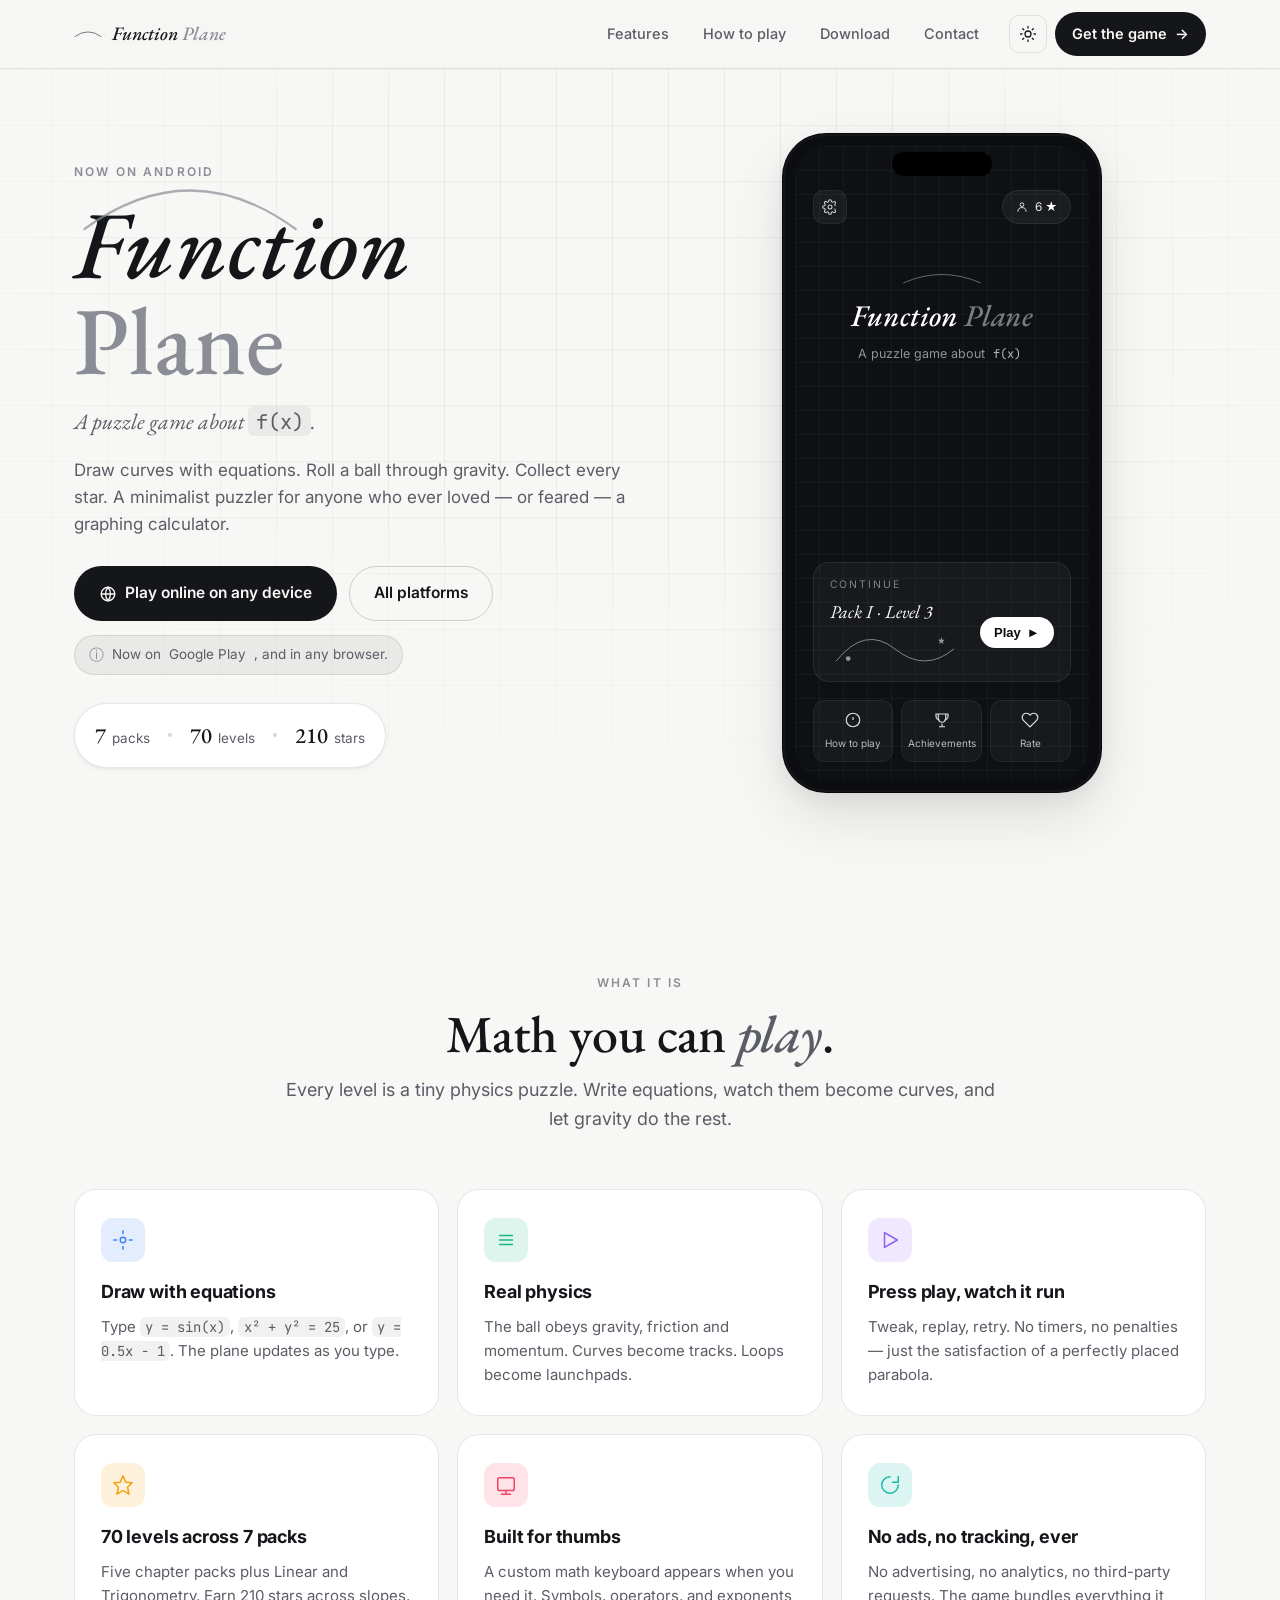
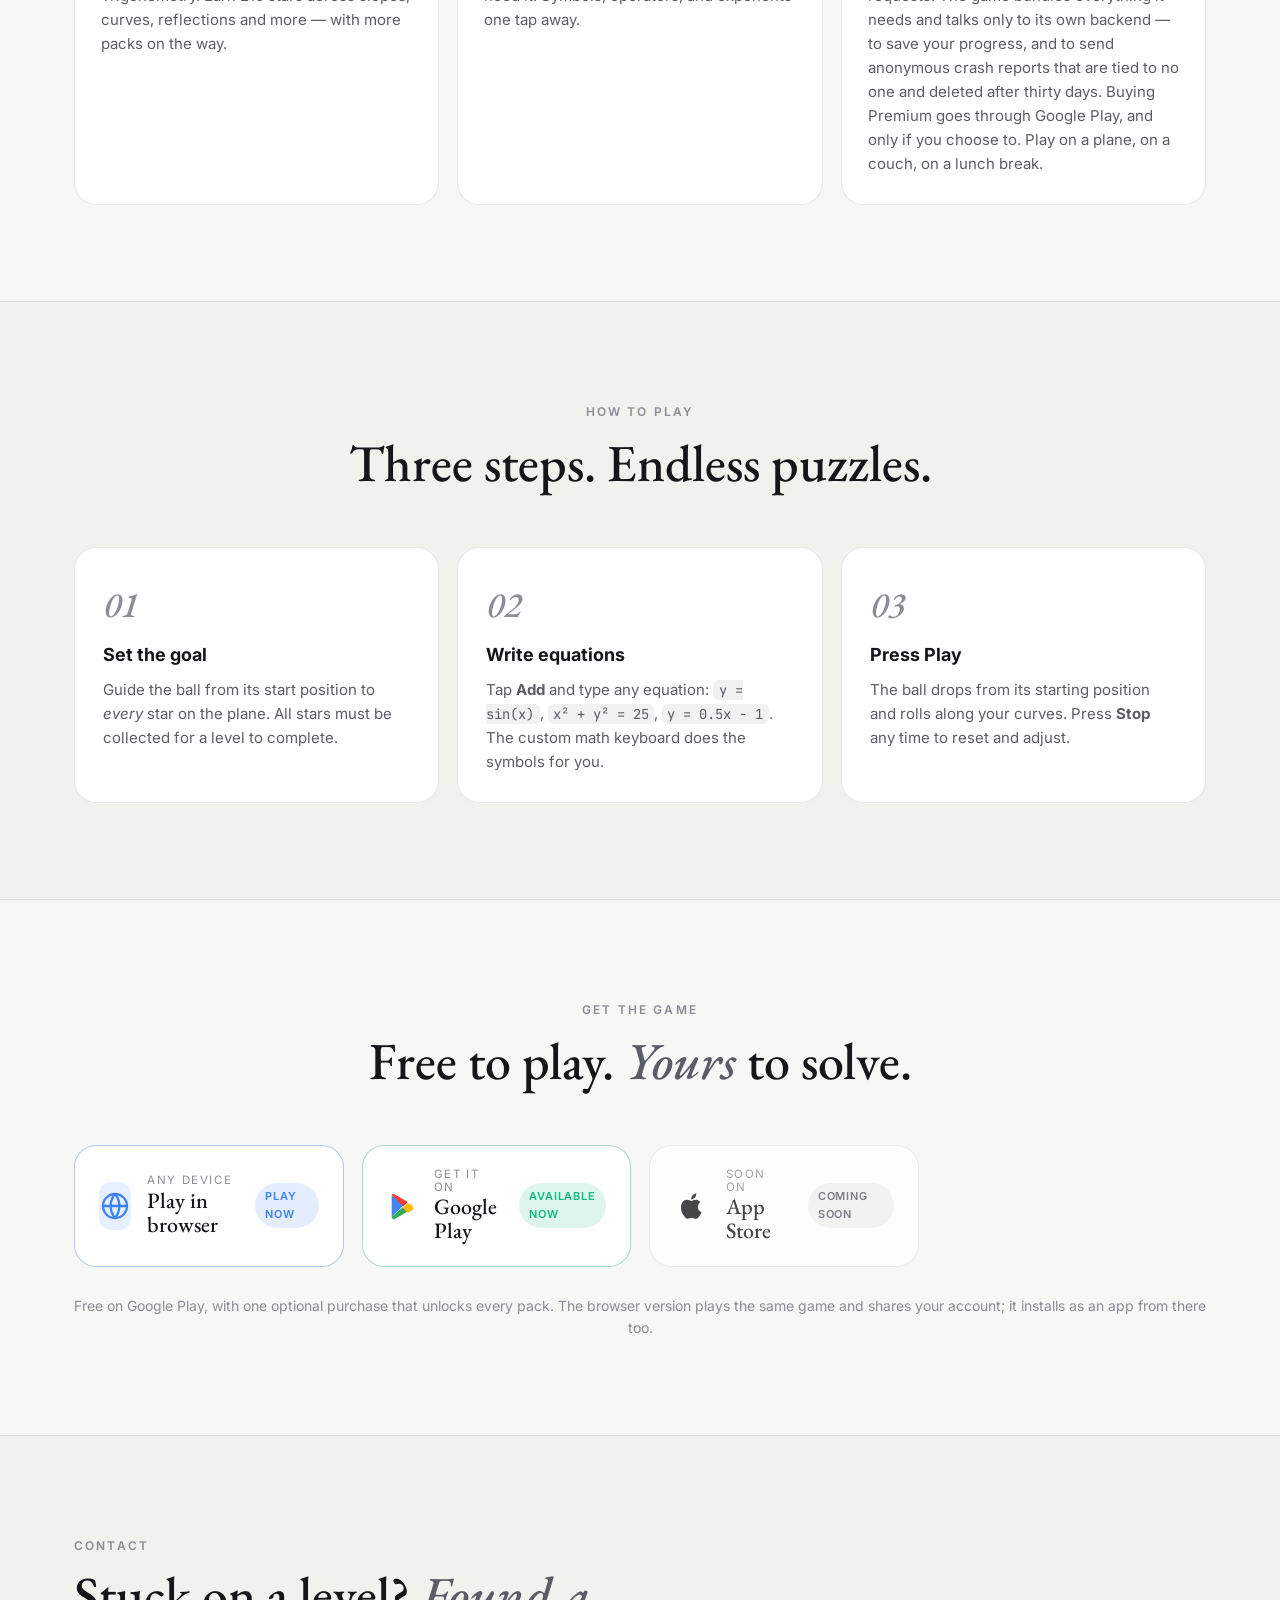
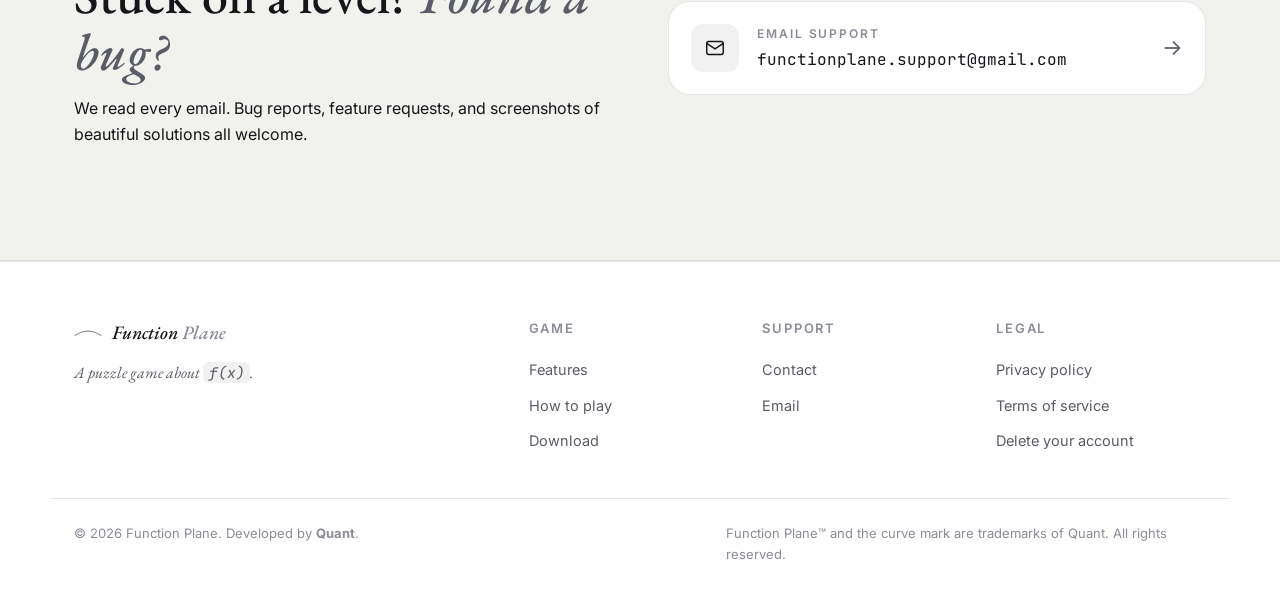
<file: index.html>
<!DOCTYPE html>
<html lang="en">
<head>
  <meta charset="UTF-8" />
  <meta name="viewport" content="width=device-width, initial-scale=1.0" />
  <title>Function Plane &mdash; A puzzle game about f(x)</title>
  <meta name="description" content="Function Plane is a minimalist puzzle game where you guide a ball through curves you draw with equations. No ads, no tracking. Play on Android. iOS coming soon." />
  <meta name="theme-color" content="#fafafa" />

  <link rel="preconnect" href="https://fonts.googleapis.com">
  <link rel="preconnect" href="https://fonts.gstatic.com" crossorigin>
  <link href="https://fonts.googleapis.com/css2?family=EB+Garamond:ital,wght@0,400;0,500;1,400;1,500&family=Inter:wght@400;500;600;700&family=JetBrains+Mono:wght@400;500&display=swap" rel="stylesheet">

  <link rel="stylesheet" href="styles.css" />
</head>
<body>
  <!-- ======= NAV ======= -->
  <header class="nav" id="nav">
    <div class="container nav__inner">
      <a href="#top" class="brand" aria-label="Function Plane home">
        <svg class="brand__curve" viewBox="0 0 60 20" aria-hidden="true">
          <path d="M2 16 Q 30 -4 58 16" fill="none" stroke="currentColor" stroke-width="1.4" stroke-linecap="round"/>
        </svg>
        <span class="brand__text">
          <em>Function</em><span class="brand__faded"> Plane</span>
        </span>
      </a>

      <nav class="nav__links" aria-label="Primary">
        <a href="#features">Features</a>
        <a href="#how">How to play</a>
        <a href="#download">Download</a>
        <a href="#contact">Contact</a>
      </nav>

      <div class="nav__actions">
        <button id="themeToggle" class="icon-btn" aria-label="Toggle theme" title="Toggle theme">
          <svg class="icon-sun" viewBox="0 0 24 24" fill="none" stroke="currentColor" stroke-width="1.7" stroke-linecap="round" stroke-linejoin="round" aria-hidden="true">
            <circle cx="12" cy="12" r="4"/>
            <path d="M12 2v2M12 20v2M4.93 4.93l1.41 1.41M17.66 17.66l1.41 1.41M2 12h2M20 12h2M4.93 19.07l1.41-1.41M17.66 6.34l1.41-1.41"/>
          </svg>
          <svg class="icon-moon" viewBox="0 0 24 24" fill="none" stroke="currentColor" stroke-width="1.7" stroke-linecap="round" stroke-linejoin="round" aria-hidden="true">
            <path d="M21 12.79A9 9 0 1 1 11.21 3 7 7 0 0 0 21 12.79z"/>
          </svg>
        </button>
        <a href="#download" class="btn btn--primary nav__cta">Get the game <span aria-hidden="true">&rarr;</span></a>
      </div>

      <button id="menuToggle" class="icon-btn nav__menu" aria-label="Open menu" aria-expanded="false">
        <svg viewBox="0 0 24 24" fill="none" stroke="currentColor" stroke-width="1.7" stroke-linecap="round" aria-hidden="true">
          <path d="M4 7h16M4 12h16M4 17h16"/>
        </svg>
      </button>
    </div>
    <div class="nav__drawer" id="navDrawer" hidden>
      <a href="#features">Features</a>
      <a href="#how">How to play</a>
      <a href="#download">Download</a>
      <a href="#contact">Contact</a>
    </div>
  </header>

  <main id="top">

    <!-- ======= HERO ======= -->
    <section class="hero">
      <div class="hero__grid" aria-hidden="true"></div>

      <div class="container hero__inner">
        <div class="hero__copy">
          <span class="eyebrow">Now on Android</span>
          <h1 class="hero__title">
            <svg class="hero__curve" viewBox="0 0 200 60" aria-hidden="true">
              <path d="M4 50 Q 100 -20 196 50" fill="none" stroke="currentColor" stroke-width="2" stroke-linecap="round"/>
            </svg>
            <em>Function</em>
            <span class="muted">Plane</span>
          </h1>
          <p class="hero__tag">A puzzle game about <code>f(x)</code>.</p>
          <p class="hero__desc">
            Draw curves with equations. Roll a ball through gravity. Collect every star.
            <span class="hide-on-mobile">A minimalist puzzler for anyone who ever loved &mdash; or feared &mdash; a graphing calculator.</span>
          </p>

          <div class="hero__cta">
            <a href="https://functionplane-game.pages.dev" class="btn btn--primary btn--lg">
              <svg viewBox="0 0 24 24" width="18" height="18" fill="none" stroke="currentColor" stroke-width="1.8" stroke-linecap="round" stroke-linejoin="round" aria-hidden="true"><circle cx="12" cy="12" r="9"/><path d="M3 12h18"/><path d="M12 3a14 14 0 0 1 0 18a14 14 0 0 1 0-18z"/></svg>
              Play online on any device
            </a>
            <a href="#download" class="btn btn--ghost btn--lg hide-on-mobile">
              All platforms
            </a>
          </div>
          <p class="hero__notice">
            <span aria-hidden="true">&#9432;</span>
            Now on <a href="https://play.google.com/store/apps/details?id=app.functionplane">Google Play</a>, and in any browser.
          </p>

          <div class="hero__meta">
            <div class="meta-item"><strong>7</strong><span>packs</span></div>
            <span class="meta-sep" aria-hidden="true"></span>
            <div class="meta-item"><strong>70</strong><span>levels</span></div>
            <span class="meta-sep" aria-hidden="true"></span>
            <div class="meta-item"><strong>210</strong><span>stars</span></div>
          </div>
        </div>

        <!-- Phone mock -->
        <div class="hero__phone" aria-hidden="true">
          <div class="phone">
            <div class="phone__notch"></div>
            <div class="phone__screen">
              <div class="phone__bg"></div>
              <div class="phone__content">
                <div class="phone__top">
                  <div class="phone__cog">
                    <svg viewBox="0 0 24 24" fill="none" stroke="currentColor" stroke-width="1.6" stroke-linecap="round" stroke-linejoin="round"><circle cx="12" cy="12" r="3"/><path d="M19.4 15a1.65 1.65 0 0 0 .33 1.82l.06.06a2 2 0 1 1-2.83 2.83l-.06-.06A1.65 1.65 0 0 0 15 19.4a1.65 1.65 0 0 0-1 1.51V21a2 2 0 1 1-4 0v-.09A1.65 1.65 0 0 0 9 19.4a1.65 1.65 0 0 0-1.82.33l-.06.06a2 2 0 1 1-2.83-2.83l.06-.06A1.65 1.65 0 0 0 4.6 15a1.65 1.65 0 0 0-1.51-1H3a2 2 0 1 1 0-4h.09A1.65 1.65 0 0 0 4.6 9a1.65 1.65 0 0 0-.33-1.82l-.06-.06a2 2 0 1 1 2.83-2.83l.06.06A1.65 1.65 0 0 0 9 4.6a1.65 1.65 0 0 0 1-1.51V3a2 2 0 1 1 4 0v.09A1.65 1.65 0 0 0 15 4.6a1.65 1.65 0 0 0 1.82-.33l.06-.06a2 2 0 1 1 2.83 2.83l-.06.06A1.65 1.65 0 0 0 19.4 9c.16.39.25.81.25 1.24"/></svg>
                  </div>
                  <div class="phone__pill">
                    <svg viewBox="0 0 24 24" width="14" height="14" fill="none" stroke="currentColor" stroke-width="1.6"><circle cx="12" cy="8" r="3.2"/><path d="M5 20a7 7 0 0 1 14 0"/></svg>
                    <span>6 <span class="star">&#9733;</span></span>
                  </div>
                </div>

                <div class="phone__title">
                  <svg class="phone__curve" viewBox="0 0 200 40" aria-hidden="true">
                    <path d="M4 32 Q 100 -10 196 32" fill="none" stroke="currentColor" stroke-width="1.5" stroke-linecap="round"/>
                  </svg>
                  <h3><em>Function</em> <span>Plane</span></h3>
                  <p>A puzzle game about <code>f(x)</code></p>
                </div>

                <div class="phone__card">
                  <div class="phone__card-label">CONTINUE</div>
                  <div class="phone__card-row">
                    <div>
                      <div class="phone__card-title"><em>Pack I &middot; Level 3</em></div>
                      <svg class="phone__levelcurve" viewBox="0 0 200 60" aria-hidden="true">
                        <path d="M2 50 Q 50 -10 100 30 T 198 30" fill="none" stroke="currentColor" stroke-width="1.4" stroke-linecap="round"/>
                        <circle cx="22" cy="46" r="4" fill="currentColor"/>
                        <text x="170" y="22" font-size="14" fill="currentColor">&#9733;</text>
                      </svg>
                    </div>
                    <button class="phone__play">Play <span>&#9658;</span></button>
                  </div>
                </div>

                <div class="phone__bottom">
                  <div class="phone__icon"><svg viewBox="0 0 24 24" fill="none" stroke="currentColor" stroke-width="1.6"><circle cx="12" cy="12" r="9"/><path d="M12 8v4M12 16h.01"/></svg><span>How to play</span></div>
                  <div class="phone__icon"><svg viewBox="0 0 24 24" fill="none" stroke="currentColor" stroke-width="1.6"><path d="M8 21h8M12 17v4M17 4h3v3a5 5 0 0 1-5 5M7 4H4v3a5 5 0 0 0 5 5M7 4h10v6a5 5 0 0 1-10 0V4z"/></svg><span>Achievements</span></div>
                  <div class="phone__icon"><svg viewBox="0 0 24 24" fill="none" stroke="currentColor" stroke-width="1.6"><path d="M20.8 4.6a5.5 5.5 0 0 0-7.8 0L12 5.6l-1-1A5.5 5.5 0 1 0 3.2 12.4l8.8 8.8 8.8-8.8a5.5 5.5 0 0 0 0-7.8z"/></svg><span>Rate</span></div>
                </div>
              </div>
            </div>
          </div>
        </div>
      </div>
    </section>

    <!-- ======= FEATURES ======= -->
    <section id="features" class="section">
      <div class="container">
        <header class="section__head">
          <span class="eyebrow">What it is</span>
          <h2 class="section__title">Math you can <em>play</em>.</h2>
          <p class="section__lead">
            Every level is a tiny physics puzzle. Write equations, watch them
            become curves, and let gravity do the rest.
          </p>
        </header>

        <div class="features">
          <article class="feature">
            <div class="feature__icon feature__icon--blue" aria-hidden="true">
              <svg viewBox="0 0 24 24" fill="none" stroke="currentColor" stroke-width="1.6" stroke-linecap="round"><circle cx="12" cy="12" r="3"/><path d="M12 2v3M12 19v3M2 12h3M19 12h3"/></svg>
            </div>
            <h3>Draw with equations</h3>
            <p>Type <code>y = sin(x)</code>, <code>x&sup2; + y&sup2; = 25</code>, or <code>y = 0.5x &minus; 1</code>. The plane updates as you type.</p>
          </article>

          <article class="feature">
            <div class="feature__icon feature__icon--green" aria-hidden="true">
              <svg viewBox="0 0 24 24" fill="none" stroke="currentColor" stroke-width="1.6" stroke-linecap="round"><path d="M5 12h14M5 7h14M5 17h14"/></svg>
            </div>
            <h3>Real physics</h3>
            <p>The ball obeys gravity, friction and momentum. Curves become tracks. Loops become launchpads.</p>
          </article>

          <article class="feature">
            <div class="feature__icon feature__icon--purple" aria-hidden="true">
              <svg viewBox="0 0 24 24" fill="none" stroke="currentColor" stroke-width="1.6" stroke-linecap="round" stroke-linejoin="round"><polygon points="6 4 20 12 6 20 6 4"/></svg>
            </div>
            <h3>Press play, watch it run</h3>
            <p>Tweak, replay, retry. No timers, no penalties &mdash; just the satisfaction of a perfectly placed parabola.</p>
          </article>

          <article class="feature">
            <div class="feature__icon feature__icon--amber" aria-hidden="true">
              <svg viewBox="0 0 24 24" fill="none" stroke="currentColor" stroke-width="1.6" stroke-linecap="round" stroke-linejoin="round"><polygon points="12 2 15 9 22 9.5 17 14.5 18.5 22 12 18 5.5 22 7 14.5 2 9.5 9 9 12 2"/></svg>
            </div>
            <h3>70 levels across 7 packs</h3>
            <p>Five chapter packs plus Linear and Trigonometry. Earn 210 stars across slopes, curves, reflections and more &mdash; with more packs on the way.</p>
          </article>

          <article class="feature">
            <div class="feature__icon feature__icon--rose" aria-hidden="true">
              <svg viewBox="0 0 24 24" fill="none" stroke="currentColor" stroke-width="1.6" stroke-linecap="round" stroke-linejoin="round"><rect x="3" y="4" width="18" height="14" rx="2"/><path d="M7 22h10M12 18v4"/></svg>
            </div>
            <h3>Built for thumbs</h3>
            <p>A custom math keyboard appears when you need it. Symbols, operators, and exponents one tap away.</p>
          </article>

          <article class="feature">
            <div class="feature__icon feature__icon--teal" aria-hidden="true">
              <svg viewBox="0 0 24 24" fill="none" stroke="currentColor" stroke-width="1.6" stroke-linecap="round" stroke-linejoin="round"><path d="M21 12a9 9 0 1 1-9-9"/><path d="M21 3v6h-6"/></svg>
            </div>
            <h3>No ads, no tracking, ever</h3>
            <p>No advertising, no analytics, no third-party requests. The game bundles everything it needs and talks only to its own backend &mdash; to save your progress, and to send anonymous crash reports that are tied to no one and deleted after thirty days. Buying Premium goes through Google Play, and only if you choose to. Play on a plane, on a couch, on a lunch break.</p>
          </article>
        </div>
      </div>
    </section>

    <!-- ======= HOW TO PLAY ======= -->
    <section id="how" class="section section--alt">
      <div class="container">
        <header class="section__head">
          <span class="eyebrow">How to play</span>
          <h2 class="section__title">Three steps. Endless puzzles.</h2>
        </header>

        <ol class="steps">
          <li class="step">
            <div class="step__num">01</div>
            <h3>Set the goal</h3>
            <p>Guide the ball from its start position to <em>every</em> star on the plane. All stars must be collected for a level to complete.</p>
          </li>
          <li class="step">
            <div class="step__num">02</div>
            <h3>Write equations</h3>
            <p>Tap <strong>Add</strong> and type any equation: <code>y = sin(x)</code>, <code>x&sup2; + y&sup2; = 25</code>, <code>y = 0.5x &minus; 1</code>. The custom math keyboard does the symbols for you.</p>
          </li>
          <li class="step">
            <div class="step__num">03</div>
            <h3>Press Play</h3>
            <p>The ball drops from its starting position and rolls along your curves. Press <strong>Stop</strong> any time to reset and adjust.</p>
          </li>
        </ol>
      </div>
    </section>

    <!-- ======= DOWNLOAD ======= -->
    <section id="download" class="section">
      <div class="container">
        <header class="section__head">
          <span class="eyebrow">Get the game</span>
          <h2 class="section__title">Free to play. <em>Yours</em> to solve.</h2>
        </header>

        <div class="download">
          <a class="store store--web" href="https://functionplane-game.pages.dev" aria-label="Play Function Plane online in your browser">
            <div class="store__icon store__icon--web">
              <svg viewBox="0 0 24 24" fill="none" stroke="currentColor" stroke-width="1.7" stroke-linecap="round" stroke-linejoin="round" aria-hidden="true">
                <circle cx="12" cy="12" r="9"/>
                <path d="M3 12h18"/>
                <path d="M12 3a14 14 0 0 1 0 18a14 14 0 0 1 0-18z"/>
              </svg>
            </div>
            <div class="store__text">
              <span class="store__small">Any device</span>
              <span class="store__big">Play in browser</span>
            </div>
            <div class="store__badge">Play now</div>
          </a>

          <a class="store store--play" href="https://play.google.com/store/apps/details?id=app.functionplane" aria-label="Get Function Plane on Google Play">
            <div class="store__icon">
              <svg viewBox="0 0 24 24" aria-hidden="true">
                <path fill="#34A853" d="M3.6 20.5a1.6 1.6 0 0 0 2.4 1.4l9.5-5.5-3.4-3.4z"/>
                <path fill="#FBBC04" d="M19.4 11.6 16 9.7l-3.7 3.7 3.7 3.7 3.4-1.9a1.6 1.6 0 0 0 0-2.8z"/>
                <path fill="#4285F4" d="M3.6 3.5v17l8.9-8.9z"/>
                <path fill="#EA4335" d="M3.6 3.5 12.5 12.4 16 8.9 6 3.2a1.6 1.6 0 0 0-2.4.3z"/>
              </svg>
            </div>
            <div class="store__text">
              <span class="store__small">Get it on</span>
              <span class="store__big">Google Play</span>
            </div>
            <div class="store__badge">Available now</div>
          </a>

          <a class="store store--soon" href="#" aria-disabled="true" aria-label="Function Plane on the App Store, coming soon">
            <div class="store__icon">
              <svg viewBox="0 0 24 24" fill="currentColor" aria-hidden="true">
                <path d="M16.4 12.6c0-2.3 1.9-3.4 2-3.4-1.1-1.6-2.8-1.8-3.4-1.8-1.4-.1-2.8.8-3.5.8-.7 0-1.9-.8-3.1-.8-1.6 0-3.1.9-3.9 2.4-1.7 2.9-.4 7.1 1.2 9.4.8 1.1 1.8 2.4 3 2.4 1.2-.1 1.7-.8 3.1-.8 1.5 0 1.9.8 3.1.8 1.3 0 2.1-1.2 2.9-2.3.9-1.3 1.3-2.6 1.3-2.7-.1 0-2.7-1-2.7-4zM14.2 5.7c.6-.8 1.1-1.9 1-3-1 .1-2.1.7-2.8 1.5-.6.7-1.1 1.8-1 2.9 1.1.1 2.2-.6 2.8-1.4z"/>
              </svg>
            </div>
            <div class="store__text">
              <span class="store__small">Soon on</span>
              <span class="store__big">App Store</span>
            </div>
            <div class="store__badge store__badge--soon">Coming soon</div>
          </a>
        </div>

        <p class="download__note">
          Free on Google Play, with one optional purchase that unlocks every pack. The browser version plays the same game and shares your account; it installs as an app from there too.
        </p>
      </div>
    </section>

    <!-- ======= CONTACT ======= -->
    <section id="contact" class="section section--alt">
      <div class="container contact">
        <div class="contact__copy">
          <span class="eyebrow">Contact</span>
          <h2 class="section__title">Stuck on a level? <em>Found a bug?</em></h2>
          <p>We read every email. <span class="hide-on-mobile">Bug reports, feature requests, and screenshots of beautiful solutions all welcome.</span></p>
        </div>

        <a href="mailto:functionplane.support@gmail.com" class="contact__card">
          <div class="contact__icon" aria-hidden="true">
            <svg viewBox="0 0 24 24" fill="none" stroke="currentColor" stroke-width="1.6" stroke-linecap="round" stroke-linejoin="round"><rect x="3" y="5" width="18" height="14" rx="2"/><path d="m3 7 9 6 9-6"/></svg>
          </div>
          <div>
            <div class="contact__label">Email support</div>
            <div class="contact__value">functionplane.support@gmail.com</div>
          </div>
          <div class="contact__arrow" aria-hidden="true">&rarr;</div>
        </a>
      </div>
    </section>
  </main>

  <!-- ======= FOOTER ======= -->
  <footer class="footer">
    <div class="container footer__inner">
      <div class="footer__brand">
        <a href="#top" class="brand">
          <svg class="brand__curve" viewBox="0 0 60 20" aria-hidden="true">
            <path d="M2 16 Q 30 -4 58 16" fill="none" stroke="currentColor" stroke-width="1.4" stroke-linecap="round"/>
          </svg>
          <span class="brand__text"><em>Function</em><span class="brand__faded"> Plane</span></span>
        </a>
        <p class="footer__tag">A puzzle game about <code>f(x)</code>.</p>
      </div>

      <div class="footer__cols">
        <div>
          <h4>Game</h4>
          <a href="#features">Features</a>
          <a href="#how">How to play</a>
          <a href="#download">Download</a>
        </div>
        <div>
          <h4>Support</h4>
          <a href="#contact">Contact</a>
          <a href="mailto:functionplane.support@gmail.com">Email</a>
        </div>
        <div>
          <h4>Legal</h4>
          <a href="/privacy.html">Privacy policy</a>
          <a href="/terms.html">Terms of service</a>
          <a href="/delete-account.html">Delete your account</a>
        </div>
      </div>
    </div>

    <div class="container footer__bottom">
      <p>&copy; <span id="year">2026</span> Function Plane. Developed by <strong>Quant</strong>.</p>
      <p class="footer__legal">Function Plane&trade; and the curve mark are trademarks of Quant. All rights reserved.</p>
    </div>
  </footer>

  <script src="script.js"></script>
</body>
</html>
</file>
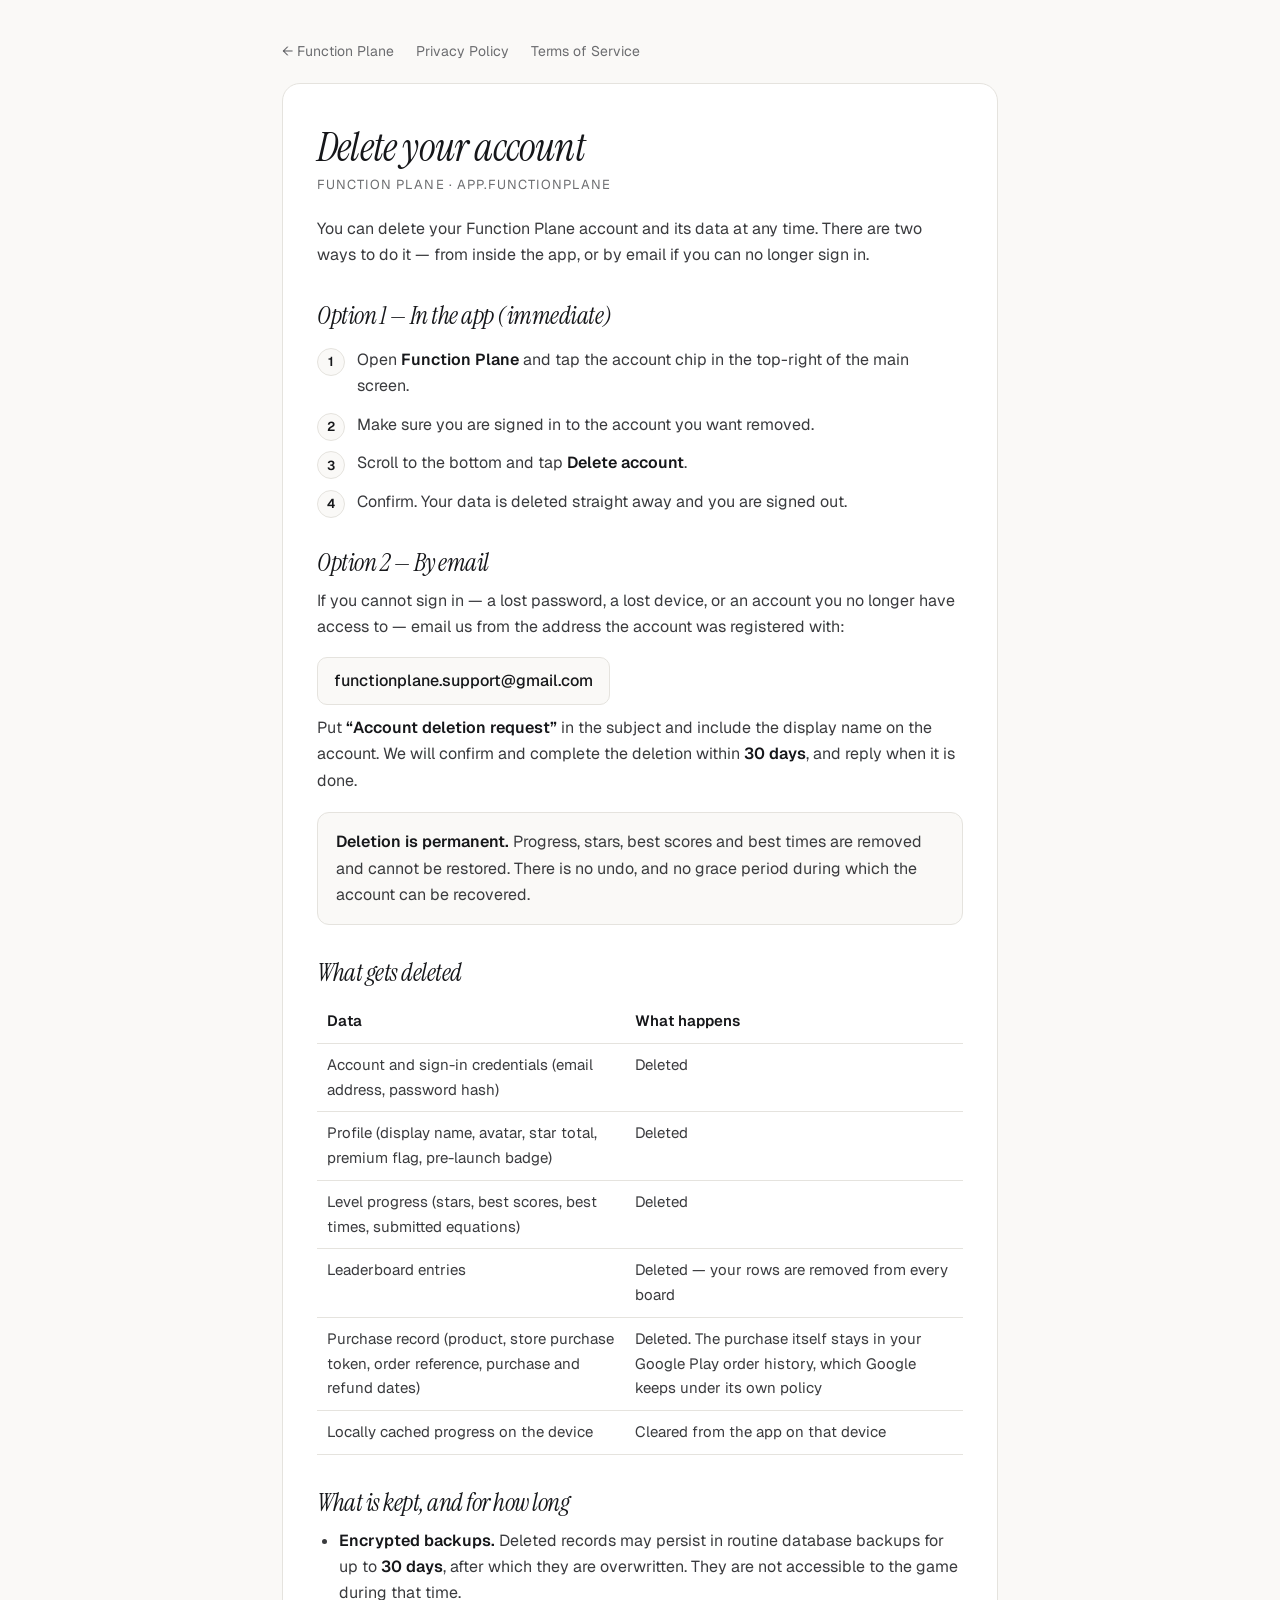
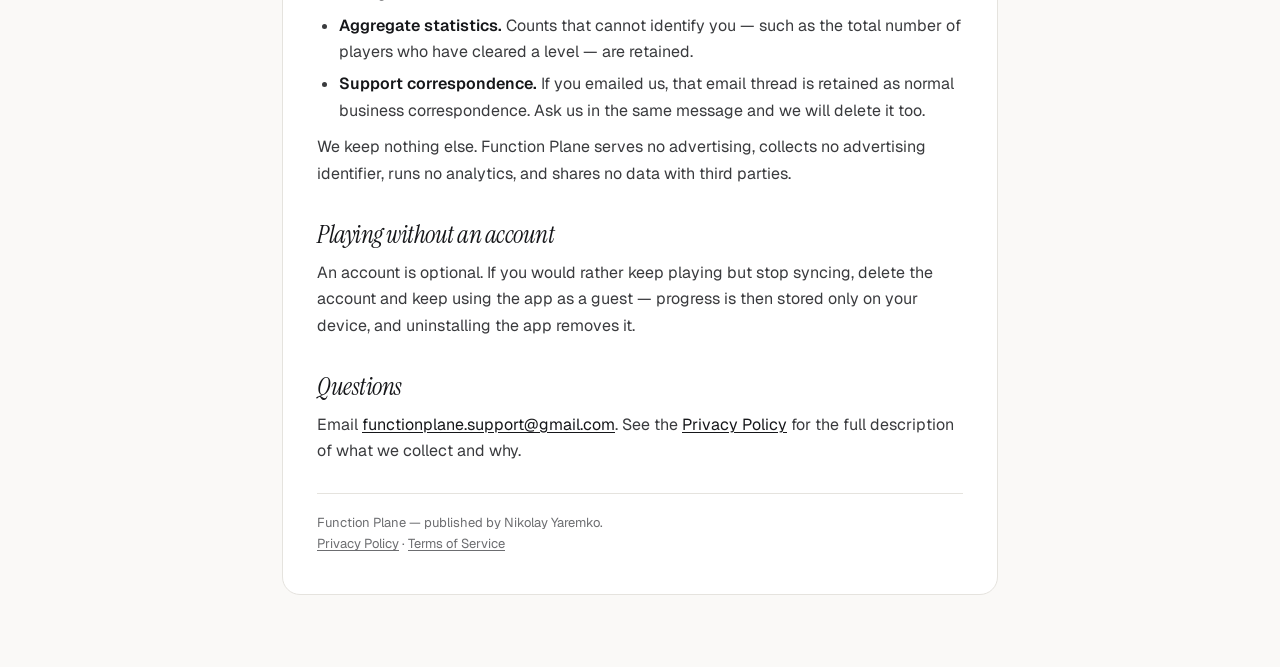
<file: delete-account.html>
<!doctype html>
<html lang="en">
<head>
  <meta charset="utf-8" />
  <meta name="viewport" content="width=device-width, initial-scale=1" />
  <meta name="robots" content="index,follow" />
  <title>Delete your account — Function Plane</title>
  <meta name="description" content="How to delete your Function Plane account and the data associated with it." />
  <meta name="theme-color" content="#0e0f10" />
  <link rel="preconnect" href="https://fonts.googleapis.com" />
  <link rel="preconnect" href="https://fonts.gstatic.com" crossorigin />
  <link href="https://fonts.googleapis.com/css2?family=Geist:wght@300;400;500;600&family=Instrument+Serif:ital@0;1&display=swap" rel="stylesheet" />
  <style>
    :root {
      --bg: #faf9f7; --surface: #ffffff; --ink: #16171a; --ink-2: #3a3b3e;
      --ink-3: #6c6d70; --line: #e5e3de; --accent: #0e0f10;
    }
    @media (prefers-color-scheme: dark) {
      :root {
        --bg: #0e0f10; --surface: #161719; --ink: #f2f1ef; --ink-2: #c9c8c5;
        --ink-3: #8a8987; --line: #26282b; --accent: #f2f1ef;
      }
    }
    * { box-sizing: border-box; }
    html { -webkit-text-size-adjust: 100%; }
    body {
      margin: 0; background: var(--bg); color: var(--ink-2);
      font-family: 'Geist', system-ui, -apple-system, Segoe UI, Roboto, sans-serif;
      font-weight: 400; line-height: 1.65; font-size: 16px;
    }
    .wrap { max-width: 760px; margin: 0 auto; padding: 40px 22px 72px; }
    .doc {
      background: var(--surface); border: 1px solid var(--line);
      border-radius: 18px; padding: 40px 34px;
    }
    h1, h2 {
      font-family: 'Instrument Serif', Georgia, serif; font-style: italic;
      font-weight: 400; color: var(--ink); letter-spacing: -0.02em; line-height: 1.15;
    }
    h1 { font-size: 40px; margin: 0 0 4px; }
    h2 { font-size: 25px; margin: 34px 0 10px; }
    p { margin: 10px 0; color: var(--ink-2); }
    ul { margin: 10px 0; padding-left: 22px; }
    li { margin: 6px 0; color: var(--ink-2); }
    strong { color: var(--ink); font-weight: 600; }
    a { color: var(--ink); text-decoration: underline; text-underline-offset: 2px; }
    .eyebrow {
      font-size: 13px; letter-spacing: 0.08em; text-transform: uppercase;
      color: var(--ink-3); margin: 0 0 20px;
    }
    .steps { counter-reset: step; list-style: none; padding-left: 0; }
    .steps li {
      counter-increment: step; position: relative;
      padding-left: 40px; margin: 12px 0;
    }
    .steps li::before {
      content: counter(step); position: absolute; left: 0; top: 1px;
      width: 26px; height: 26px; border-radius: 50%;
      border: 1px solid var(--line); background: var(--bg);
      display: flex; align-items: center; justify-content: center;
      font-size: 13px; font-weight: 600; color: var(--ink);
    }
    .callout {
      margin: 18px 0; padding: 16px 18px;
      border: 1px solid var(--line); border-radius: 12px; background: var(--bg);
    }
    .callout p:first-child { margin-top: 0; }
    .callout p:last-child { margin-bottom: 0; }
    .mail {
      display: inline-block; margin-top: 6px; padding: 10px 16px;
      border: 1px solid var(--line); border-radius: 10px; background: var(--bg);
      font-weight: 500; text-decoration: none; color: var(--ink);
    }
    table { width: 100%; border-collapse: collapse; margin: 12px 0; }
    th, td {
      text-align: left; padding: 9px 10px; font-size: 15px;
      border-bottom: 1px solid var(--line); vertical-align: top;
    }
    th { color: var(--ink); font-weight: 600; }
    nav.top { margin-bottom: 20px; font-size: 14px; }
    nav.top a { color: var(--ink-3); text-decoration: none; margin-right: 18px; }
    nav.top a:hover { color: var(--ink); }
    footer {
      margin-top: 28px; padding-top: 18px; border-top: 1px solid var(--line);
      font-size: 13px; color: var(--ink-3);
    }
    footer a { color: var(--ink-3); }
  </style>
</head>
<body>
  <div class="wrap">
    <nav class="top">
      <a href="/">← Function Plane</a>
      <a href="/privacy.html">Privacy Policy</a>
      <a href="/terms.html">Terms of Service</a>
    </nav>
    <article class="doc">
      <h1>Delete your account</h1>
      <p class="eyebrow">Function Plane · app.functionplane</p>

      <p>You can delete your Function Plane account and its data at any time. There are two ways to do it — from inside the app, or by email if you can no longer sign in.</p>

      <h2>Option 1 — In the app (immediate)</h2>
      <ol class="steps">
        <li>Open <strong>Function Plane</strong> and tap the account chip in the top-right of the main screen.</li>
        <li>Make sure you are signed in to the account you want removed.</li>
        <li>Scroll to the bottom and tap <strong>Delete account</strong>.</li>
        <li>Confirm. Your data is deleted straight away and you are signed out.</li>
      </ol>

      <h2>Option 2 — By email</h2>
      <p>If you cannot sign in — a lost password, a lost device, or an account you no longer have access to — email us from the address the account was registered with:</p>
      <a class="mail" href="mailto:functionplane.support@gmail.com?subject=Account%20deletion%20request">functionplane.support@gmail.com</a>
      <p>Put <strong>“Account deletion request”</strong> in the subject and include the display name on the account. We will confirm and complete the deletion within <strong>30 days</strong>, and reply when it is done.</p>

      <div class="callout">
        <p><strong>Deletion is permanent.</strong> Progress, stars, best scores and best times are removed and cannot be restored. There is no undo, and no grace period during which the account can be recovered.</p>
      </div>

      <h2>What gets deleted</h2>
      <table>
        <tr><th>Data</th><th>What happens</th></tr>
        <tr><td>Account and sign-in credentials (email address, password hash)</td><td>Deleted</td></tr>
        <tr><td>Profile (display name, avatar, star total, premium flag, pre-launch badge)</td><td>Deleted</td></tr>
        <tr><td>Level progress (stars, best scores, best times, submitted equations)</td><td>Deleted</td></tr>
        <tr><td>Leaderboard entries</td><td>Deleted — your rows are removed from every board</td></tr>
        <tr><td>Purchase record (product, store purchase token, order reference, purchase and refund dates)</td><td>Deleted. The purchase itself stays in your Google Play order history, which Google keeps under its own policy</td></tr>
        <tr><td>Locally cached progress on the device</td><td>Cleared from the app on that device</td></tr>
      </table>

      <h2>What is kept, and for how long</h2>
      <ul>
        <li><strong>Encrypted backups.</strong> Deleted records may persist in routine database backups for up to <strong>30 days</strong>, after which they are overwritten. They are not accessible to the game during that time.</li>
        <li><strong>Aggregate statistics.</strong> Counts that cannot identify you — such as the total number of players who have cleared a level — are retained.</li>
        <li><strong>Support correspondence.</strong> If you emailed us, that email thread is retained as normal business correspondence. Ask us in the same message and we will delete it too.</li>
      </ul>
      <p>We keep nothing else. Function Plane serves no advertising, collects no advertising identifier, runs no analytics, and shares no data with third parties.</p>

      <h2>Playing without an account</h2>
      <p>An account is optional. If you would rather keep playing but stop syncing, delete the account and keep using the app as a guest — progress is then stored only on your device, and uninstalling the app removes it.</p>

      <h2>Questions</h2>
      <p>Email <a href="mailto:functionplane.support@gmail.com">functionplane.support@gmail.com</a>. See the <a href="/privacy.html">Privacy Policy</a> for the full description of what we collect and why.</p>

      <footer>
        <div>Function Plane — published by Nikolay Yaremko.</div>
        <div><a href="/privacy.html">Privacy Policy</a> · <a href="/terms.html">Terms of Service</a></div>
      </footer>
    </article>
  </div>
</body>
</html>
</file>
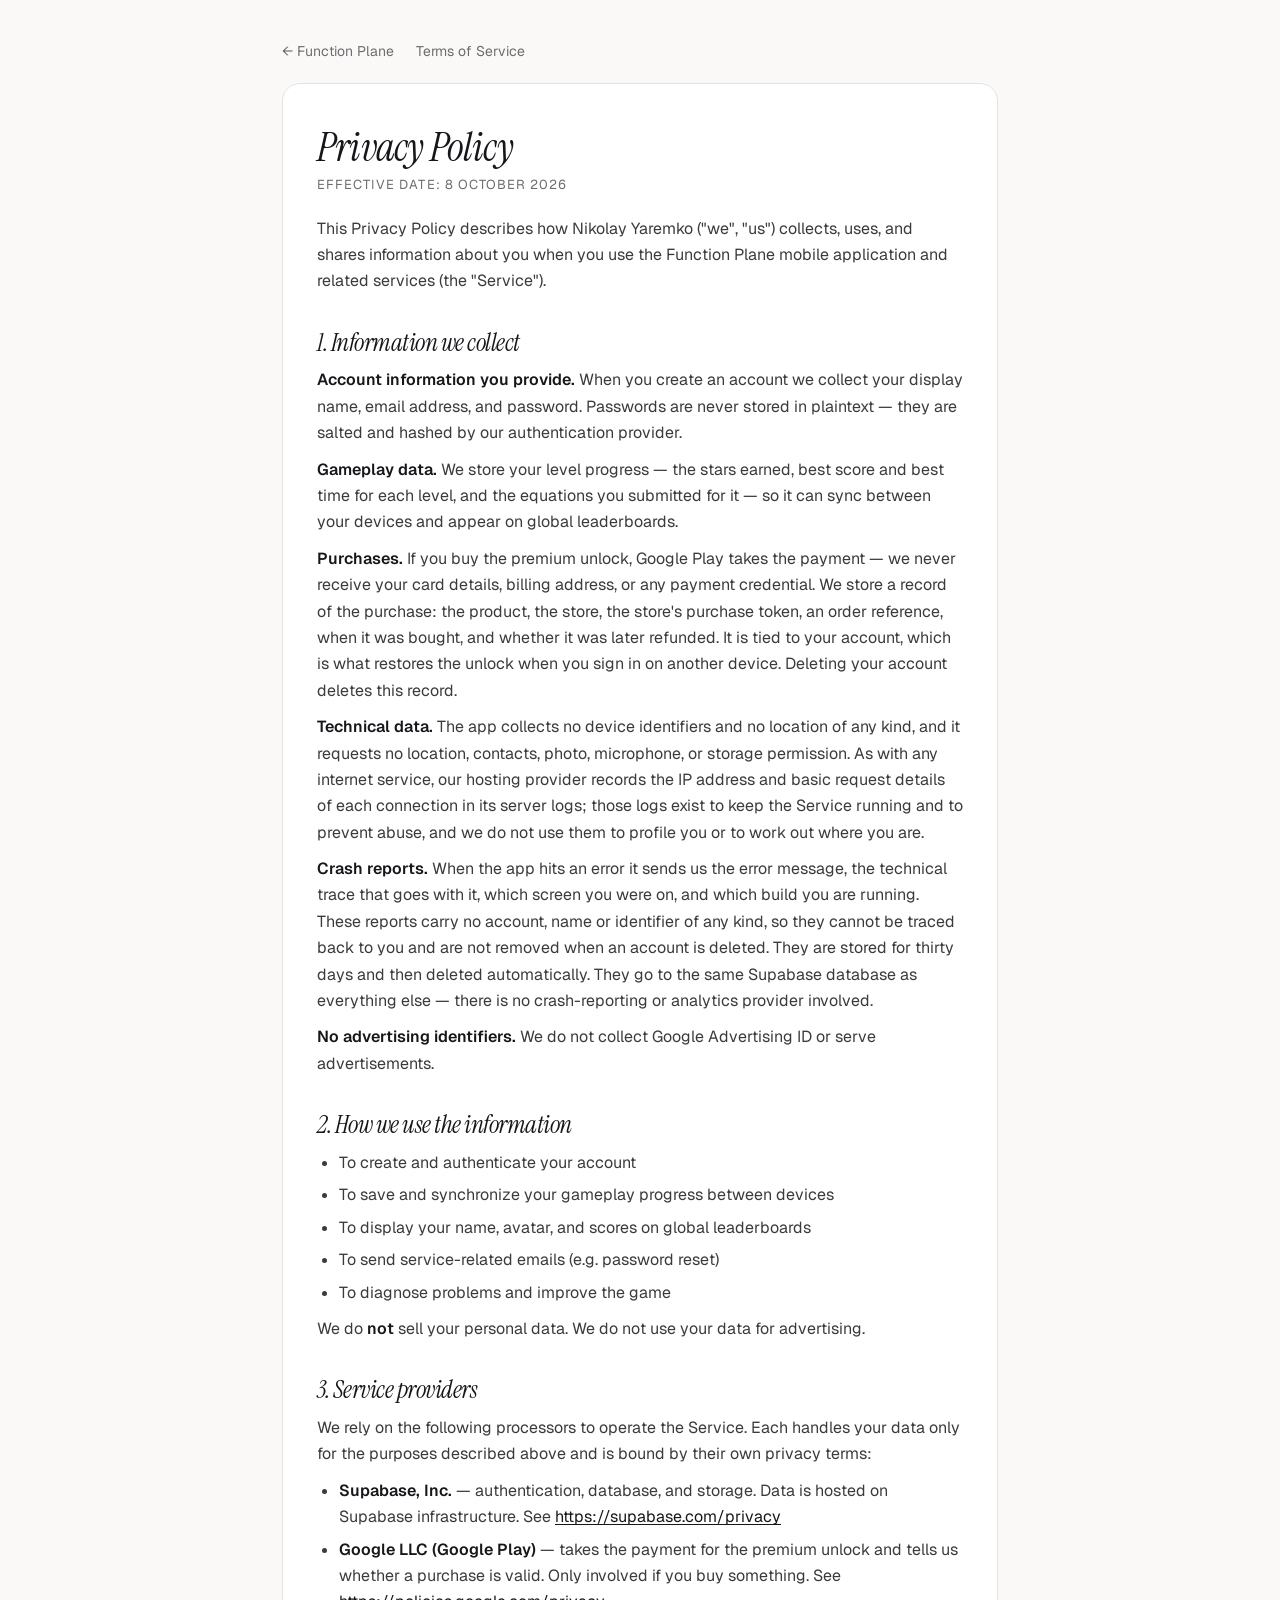
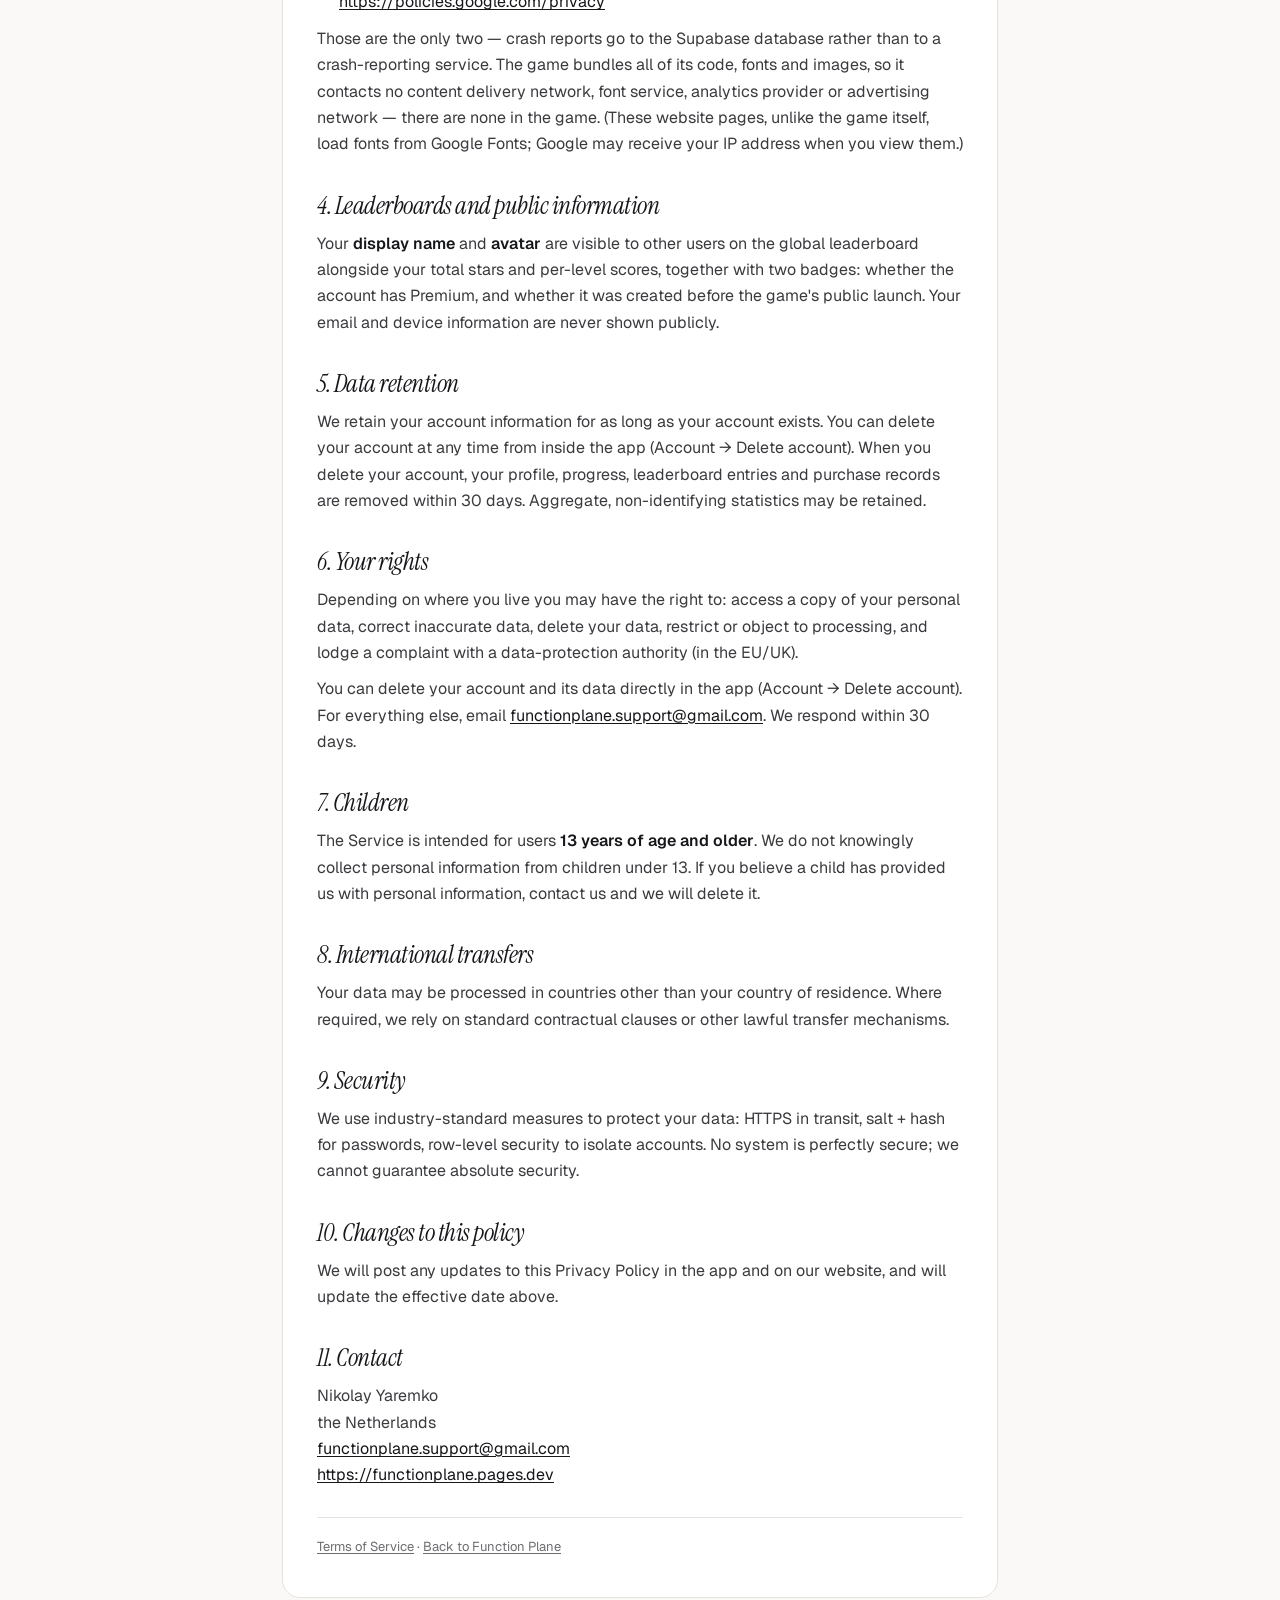
<file: privacy.html>
<!doctype html>
<html lang="en">
<head>
  <meta charset="utf-8" />
  <meta name="viewport" content="width=device-width, initial-scale=1" />
  <meta name="robots" content="index,follow" />
  <title>Privacy Policy — Function Plane</title>
  <meta name="description" content="Privacy Policy for the Function Plane game." />
  <meta name="theme-color" content="#0e0f10" />
  <link rel="preconnect" href="https://fonts.googleapis.com" />
  <link rel="preconnect" href="https://fonts.gstatic.com" crossorigin />
  <link href="https://fonts.googleapis.com/css2?family=Geist:wght@300;400;500;600&family=Instrument+Serif:ital@0;1&display=swap" rel="stylesheet" />
  <style>
    :root {
      --bg: #faf9f7; --surface: #ffffff; --ink: #16171a; --ink-2: #3a3b3e;
      --ink-3: #6c6d70; --line: #e5e3de; --accent: #0e0f10;
    }
    @media (prefers-color-scheme: dark) {
      :root {
        --bg: #0e0f10; --surface: #161719; --ink: #f2f1ef; --ink-2: #c9c8c5;
        --ink-3: #8a8987; --line: #26282b; --accent: #f2f1ef;
      }
    }
    * { box-sizing: border-box; }
    html { -webkit-text-size-adjust: 100%; }
    body {
      margin: 0; background: var(--bg); color: var(--ink-2);
      font-family: 'Geist', system-ui, -apple-system, Segoe UI, Roboto, sans-serif;
      font-weight: 400; line-height: 1.65; font-size: 16px;
    }
    .wrap { max-width: 760px; margin: 0 auto; padding: 40px 22px 72px; }
    .doc {
      background: var(--surface); border: 1px solid var(--line);
      border-radius: 18px; padding: 40px 34px;
    }
    h1, h2 {
      font-family: 'Instrument Serif', Georgia, serif; font-style: italic;
      font-weight: 400; color: var(--ink); letter-spacing: -0.02em; line-height: 1.15;
    }
    h1 { font-size: 40px; margin: 0 0 4px; }
    h2 { font-size: 25px; margin: 34px 0 10px; }
    p { margin: 10px 0; color: var(--ink-2); }
    ul { margin: 10px 0; padding-left: 22px; }
    li { margin: 6px 0; color: var(--ink-2); }
    strong { color: var(--ink); font-weight: 600; }
    a { color: var(--ink); text-decoration: underline; text-underline-offset: 2px; }
    .eyebrow {
      font-size: 13px; letter-spacing: 0.08em; text-transform: uppercase;
      color: var(--ink-3); margin: 0 0 20px;
    }
    .contact { margin-top: 8px; }
    .contact div { color: var(--ink-2); }
    nav.top { margin-bottom: 20px; font-size: 14px; }
    nav.top a { color: var(--ink-3); text-decoration: none; margin-right: 18px; }
    nav.top a:hover { color: var(--ink); }
    footer {
      margin-top: 28px; padding-top: 18px; border-top: 1px solid var(--line);
      font-size: 13px; color: var(--ink-3);
    }
    footer a { color: var(--ink-3); }
  </style>
</head>
<body>
  <div class="wrap">
    <nav class="top">
      <a href="/">← Function Plane</a>
      <a href="/terms.html">Terms of Service</a>
    </nav>
    <article class="doc">
      <h1>Privacy Policy</h1>
      <p class="eyebrow">Effective date: 8 October 2026</p>

      <p>This Privacy Policy describes how Nikolay Yaremko ("we", "us") collects, uses, and shares information about you when you use the Function Plane mobile application and related services (the "Service").</p>

      <h2>1. Information we collect</h2>
      <p><strong>Account information you provide.</strong> When you create an account we collect your display name, email address, and password. Passwords are never stored in plaintext — they are salted and hashed by our authentication provider.</p>
      <p><strong>Gameplay data.</strong> We store your level progress — the stars earned, best score and best time for each level, and the equations you submitted for it — so it can sync between your devices and appear on global leaderboards.</p>
      <p><strong>Purchases.</strong> If you buy the premium unlock, Google Play takes the payment — we never receive your card details, billing address, or any payment credential. We store a record of the purchase: the product, the store, the store's purchase token, an order reference, when it was bought, and whether it was later refunded. It is tied to your account, which is what restores the unlock when you sign in on another device. Deleting your account deletes this record.</p>
      <p><strong>Technical data.</strong> The app collects no device identifiers and no location of any kind, and it requests no location, contacts, photo, microphone, or storage permission. As with any internet service, our hosting provider records the IP address and basic request details of each connection in its server logs; those logs exist to keep the Service running and to prevent abuse, and we do not use them to profile you or to work out where you are.</p>
      <p><strong>Crash reports.</strong> When the app hits an error it sends us the error message, the technical trace that goes with it, which screen you were on, and which build you are running. These reports carry no account, name or identifier of any kind, so they cannot be traced back to you and are not removed when an account is deleted. They are stored for thirty days and then deleted automatically. They go to the same Supabase database as everything else — there is no crash-reporting or analytics provider involved.</p>
      <p><strong>No advertising identifiers.</strong> We do not collect Google Advertising ID or serve advertisements.</p>

      <h2>2. How we use the information</h2>
      <ul>
        <li>To create and authenticate your account</li>
        <li>To save and synchronize your gameplay progress between devices</li>
        <li>To display your name, avatar, and scores on global leaderboards</li>
        <li>To send service-related emails (e.g. password reset)</li>
        <li>To diagnose problems and improve the game</li>
      </ul>
      <p>We do <strong>not</strong> sell your personal data. We do not use your data for advertising.</p>

      <h2>3. Service providers</h2>
      <p>We rely on the following processors to operate the Service. Each handles your data only for the purposes described above and is bound by their own privacy terms:</p>
      <ul>
        <li><strong>Supabase, Inc.</strong> — authentication, database, and storage. Data is hosted on Supabase infrastructure. See <a href="https://supabase.com/privacy">https://supabase.com/privacy</a></li>
        <li><strong>Google LLC (Google Play)</strong> — takes the payment for the premium unlock and tells us whether a purchase is valid. Only involved if you buy something. See <a href="https://policies.google.com/privacy">https://policies.google.com/privacy</a></li>
      </ul>
      <p>Those are the only two — crash reports go to the Supabase database rather than to a crash-reporting service. The game bundles all of its code, fonts and images, so it contacts no content delivery network, font service, analytics provider or advertising network — there are none in the game. (These website pages, unlike the game itself, load fonts from Google Fonts; Google may receive your IP address when you view them.)</p>

      <h2>4. Leaderboards and public information</h2>
      <p>Your <strong>display name</strong> and <strong>avatar</strong> are visible to other users on the global leaderboard alongside your total stars and per-level scores, together with two badges: whether the account has Premium, and whether it was created before the game's public launch. Your email and device information are never shown publicly.</p>

      <h2>5. Data retention</h2>
      <p>We retain your account information for as long as your account exists. You can delete your account at any time from inside the app (Account → Delete account). When you delete your account, your profile, progress, leaderboard entries and purchase records are removed within 30 days. Aggregate, non-identifying statistics may be retained.</p>

      <h2>6. Your rights</h2>
      <p>Depending on where you live you may have the right to: access a copy of your personal data, correct inaccurate data, delete your data, restrict or object to processing, and lodge a complaint with a data-protection authority (in the EU/UK).</p>
      <p>You can delete your account and its data directly in the app (Account → Delete account). For everything else, email <a href="mailto:functionplane.support@gmail.com">functionplane.support@gmail.com</a>. We respond within 30 days.</p>

      <h2>7. Children</h2>
      <p>The Service is intended for users <strong>13 years of age and older</strong>. We do not knowingly collect personal information from children under 13. If you believe a child has provided us with personal information, contact us and we will delete it.</p>

      <h2>8. International transfers</h2>
      <p>Your data may be processed in countries other than your country of residence. Where required, we rely on standard contractual clauses or other lawful transfer mechanisms.</p>

      <h2>9. Security</h2>
      <p>We use industry-standard measures to protect your data: HTTPS in transit, salt + hash for passwords, row-level security to isolate accounts. No system is perfectly secure; we cannot guarantee absolute security.</p>

      <h2>10. Changes to this policy</h2>
      <p>We will post any updates to this Privacy Policy in the app and on our website, and will update the effective date above.</p>

      <h2>11. Contact</h2>
      <div class="contact">
        <div>Nikolay Yaremko</div>
        <div>the Netherlands</div>
        <div><a href="mailto:functionplane.support@gmail.com">functionplane.support@gmail.com</a></div>
        <div><a href="https://functionplane.pages.dev">https://functionplane.pages.dev</a></div>
      </div>

      <footer>
        <a href="/terms.html">Terms of Service</a> · <a href="/">Back to Function Plane</a>
      </footer>
    </article>
  </div>
</body>
</html>
</file>
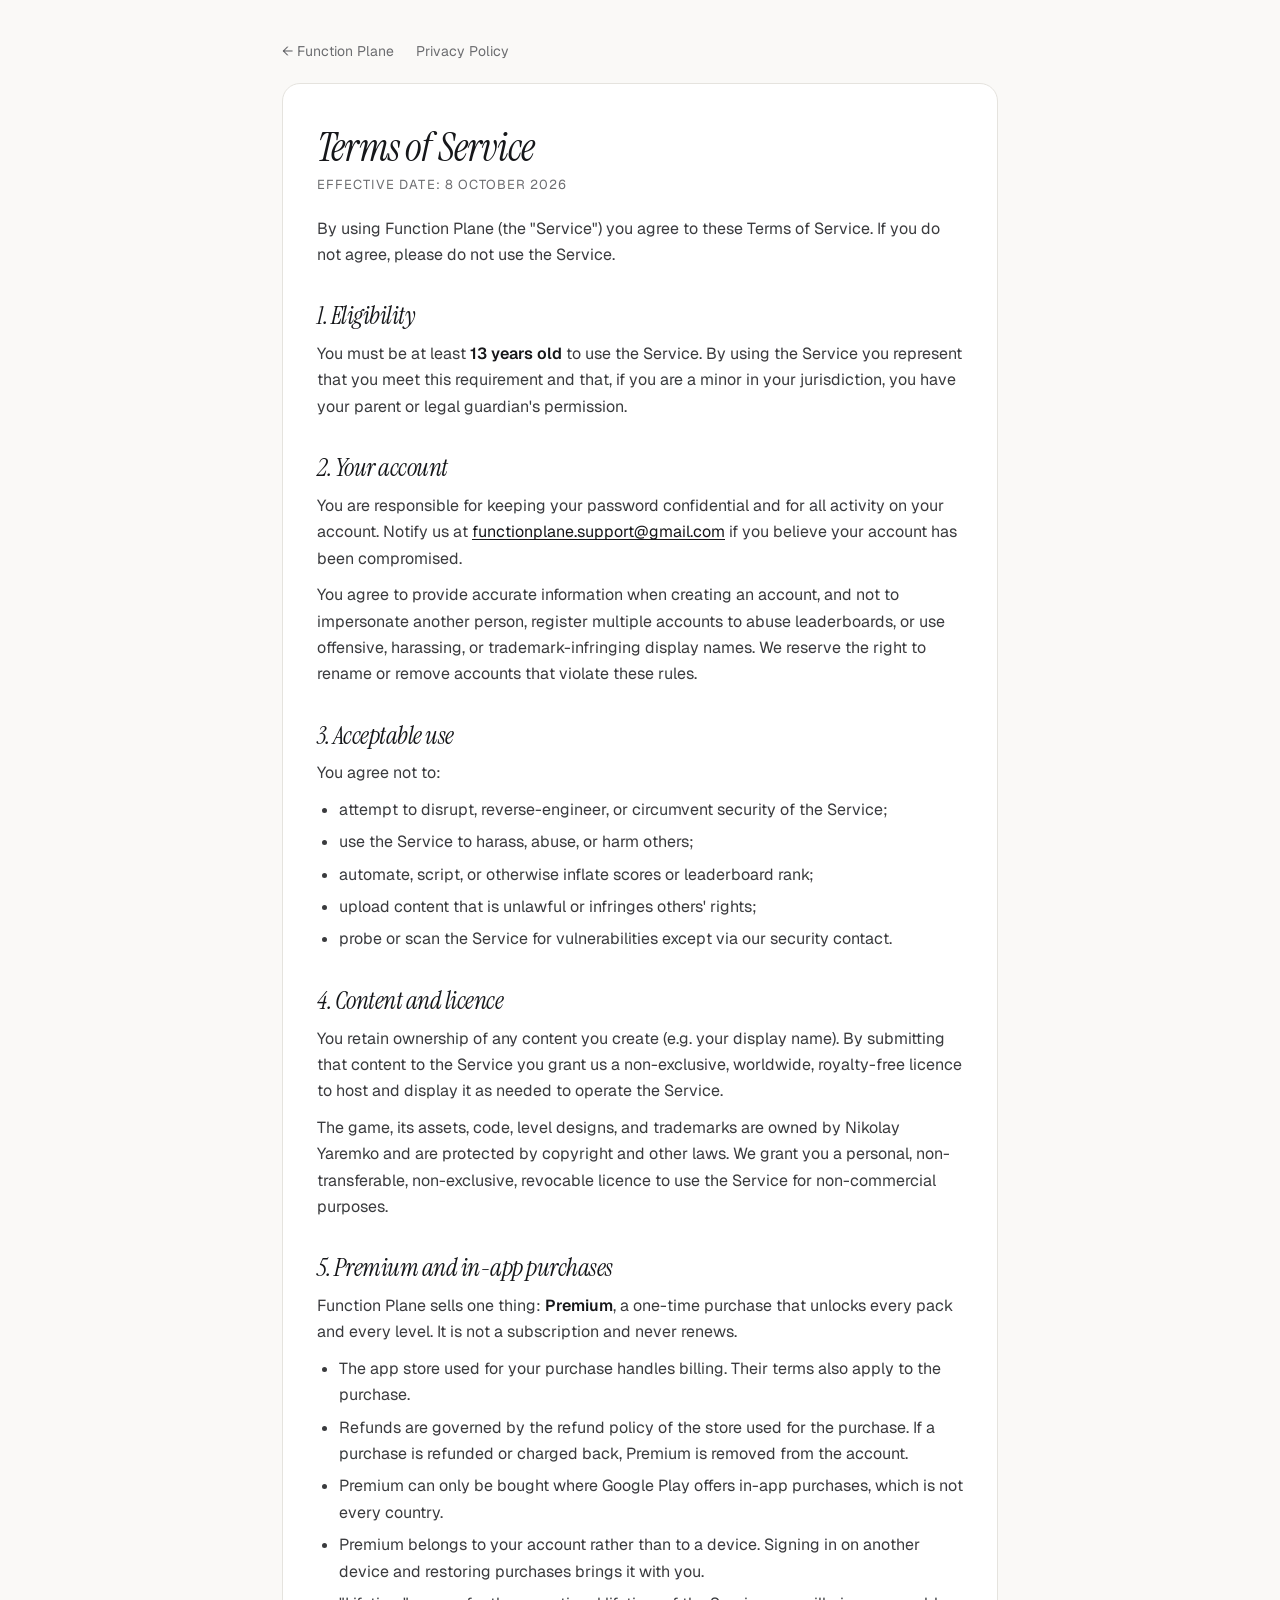
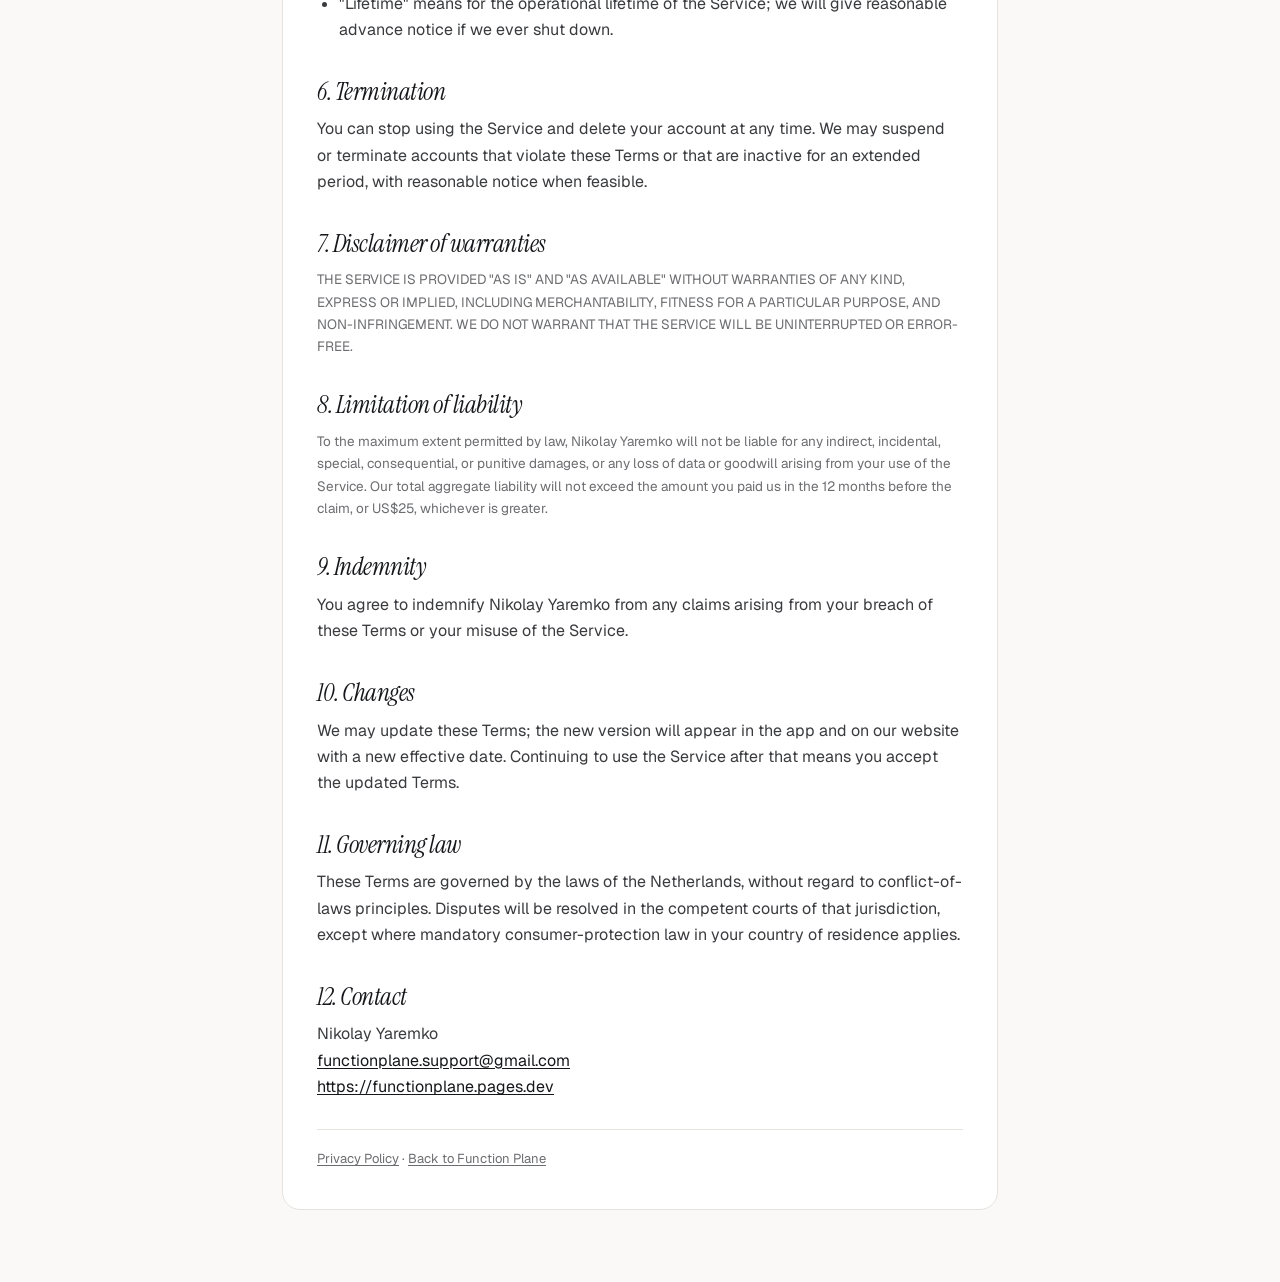
<file: terms.html>
<!doctype html>
<html lang="en">
<head>
  <meta charset="utf-8" />
  <meta name="viewport" content="width=device-width, initial-scale=1" />
  <meta name="robots" content="index,follow" />
  <title>Terms of Service — Function Plane</title>
  <meta name="description" content="Terms of Service for the Function Plane game." />
  <meta name="theme-color" content="#0e0f10" />
  <link rel="preconnect" href="https://fonts.googleapis.com" />
  <link rel="preconnect" href="https://fonts.gstatic.com" crossorigin />
  <link href="https://fonts.googleapis.com/css2?family=Geist:wght@300;400;500;600&family=Instrument+Serif:ital@0;1&display=swap" rel="stylesheet" />
  <style>
    :root {
      --bg: #faf9f7; --surface: #ffffff; --ink: #16171a; --ink-2: #3a3b3e;
      --ink-3: #6c6d70; --line: #e5e3de; --accent: #0e0f10;
    }
    @media (prefers-color-scheme: dark) {
      :root {
        --bg: #0e0f10; --surface: #161719; --ink: #f2f1ef; --ink-2: #c9c8c5;
        --ink-3: #8a8987; --line: #26282b; --accent: #f2f1ef;
      }
    }
    * { box-sizing: border-box; }
    html { -webkit-text-size-adjust: 100%; }
    body {
      margin: 0; background: var(--bg); color: var(--ink-2);
      font-family: 'Geist', system-ui, -apple-system, Segoe UI, Roboto, sans-serif;
      font-weight: 400; line-height: 1.65; font-size: 16px;
    }
    .wrap { max-width: 760px; margin: 0 auto; padding: 40px 22px 72px; }
    .doc {
      background: var(--surface); border: 1px solid var(--line);
      border-radius: 18px; padding: 40px 34px;
    }
    h1, h2 {
      font-family: 'Instrument Serif', Georgia, serif; font-style: italic;
      font-weight: 400; color: var(--ink); letter-spacing: -0.02em; line-height: 1.15;
    }
    h1 { font-size: 40px; margin: 0 0 4px; }
    h2 { font-size: 25px; margin: 34px 0 10px; }
    p { margin: 10px 0; color: var(--ink-2); }
    ul { margin: 10px 0; padding-left: 22px; }
    li { margin: 6px 0; color: var(--ink-2); }
    strong { color: var(--ink); font-weight: 600; }
    a { color: var(--ink); text-decoration: underline; text-underline-offset: 2px; }
    .eyebrow {
      font-size: 13px; letter-spacing: 0.08em; text-transform: uppercase;
      color: var(--ink-3); margin: 0 0 20px;
    }
    .legal { font-size: 13.5px; color: var(--ink-3); }
    .contact { margin-top: 8px; }
    .contact div { color: var(--ink-2); }
    nav.top { margin-bottom: 20px; font-size: 14px; }
    nav.top a { color: var(--ink-3); text-decoration: none; margin-right: 18px; }
    nav.top a:hover { color: var(--ink); }
    footer {
      margin-top: 28px; padding-top: 18px; border-top: 1px solid var(--line);
      font-size: 13px; color: var(--ink-3);
    }
    footer a { color: var(--ink-3); }
  </style>
</head>
<body>
  <div class="wrap">
    <nav class="top">
      <a href="/">← Function Plane</a>
      <a href="/privacy.html">Privacy Policy</a>
    </nav>
    <article class="doc">
      <h1>Terms of Service</h1>
      <p class="eyebrow">Effective date: 8 October 2026</p>

      <p>By using Function Plane (the "Service") you agree to these Terms of Service. If you do not agree, please do not use the Service.</p>

      <h2>1. Eligibility</h2>
      <p>You must be at least <strong>13 years old</strong> to use the Service. By using the Service you represent that you meet this requirement and that, if you are a minor in your jurisdiction, you have your parent or legal guardian's permission.</p>

      <h2>2. Your account</h2>
      <p>You are responsible for keeping your password confidential and for all activity on your account. Notify us at <a href="mailto:functionplane.support@gmail.com">functionplane.support@gmail.com</a> if you believe your account has been compromised.</p>
      <p>You agree to provide accurate information when creating an account, and not to impersonate another person, register multiple accounts to abuse leaderboards, or use offensive, harassing, or trademark-infringing display names. We reserve the right to rename or remove accounts that violate these rules.</p>

      <h2>3. Acceptable use</h2>
      <p>You agree not to:</p>
      <ul>
        <li>attempt to disrupt, reverse-engineer, or circumvent security of the Service;</li>
        <li>use the Service to harass, abuse, or harm others;</li>
        <li>automate, script, or otherwise inflate scores or leaderboard rank;</li>
        <li>upload content that is unlawful or infringes others' rights;</li>
        <li>probe or scan the Service for vulnerabilities except via our security contact.</li>
      </ul>

      <h2>4. Content and licence</h2>
      <p>You retain ownership of any content you create (e.g. your display name). By submitting that content to the Service you grant us a non-exclusive, worldwide, royalty-free licence to host and display it as needed to operate the Service.</p>
      <p>The game, its assets, code, level designs, and trademarks are owned by Nikolay Yaremko and are protected by copyright and other laws. We grant you a personal, non-transferable, non-exclusive, revocable licence to use the Service for non-commercial purposes.</p>

      <h2>5. Premium and in-app purchases</h2>
      <p>Function Plane sells one thing: <strong>Premium</strong>, a one-time purchase that unlocks
         every pack and every level. It is not a subscription and never renews.</p>
      <ul>
        <li>The app store used for your purchase handles billing. Their terms also apply to the purchase.</li>
        <li>Refunds are governed by the refund policy of the store used for the purchase. If a purchase is refunded or charged back, Premium is removed from the account.</li>
        <li>Premium can only be bought where Google Play offers in-app purchases, which is not every country.</li>
        <li>Premium belongs to your account rather than to a device. Signing in on another device and restoring purchases brings it with you.</li>
        <li>"Lifetime" means for the operational lifetime of the Service; we will give reasonable advance notice if we ever shut down.</li>
      </ul>

      <h2>6. Termination</h2>
      <p>You can stop using the Service and delete your account at any time. We may suspend or terminate accounts that violate these Terms or that are inactive for an extended period, with reasonable notice when feasible.</p>

      <h2>7. Disclaimer of warranties</h2>
      <p class="legal">THE SERVICE IS PROVIDED "AS IS" AND "AS AVAILABLE" WITHOUT WARRANTIES OF ANY KIND, EXPRESS OR IMPLIED, INCLUDING MERCHANTABILITY, FITNESS FOR A PARTICULAR PURPOSE, AND NON-INFRINGEMENT. WE DO NOT WARRANT THAT THE SERVICE WILL BE UNINTERRUPTED OR ERROR-FREE.</p>

      <h2>8. Limitation of liability</h2>
      <p class="legal">To the maximum extent permitted by law, Nikolay Yaremko will not be liable for any indirect, incidental, special, consequential, or punitive damages, or any loss of data or goodwill arising from your use of the Service. Our total aggregate liability will not exceed the amount you paid us in the 12 months before the claim, or US$25, whichever is greater.</p>

      <h2>9. Indemnity</h2>
      <p>You agree to indemnify Nikolay Yaremko from any claims arising from your breach of these Terms or your misuse of the Service.</p>

      <h2>10. Changes</h2>
      <p>We may update these Terms; the new version will appear in the app and on our website with a new effective date. Continuing to use the Service after that means you accept the updated Terms.</p>

      <h2>11. Governing law</h2>
      <p>These Terms are governed by the laws of the Netherlands, without regard to conflict-of-laws principles. Disputes will be resolved in the competent courts of that jurisdiction, except where mandatory consumer-protection law in your country of residence applies.</p>

      <h2>12. Contact</h2>
      <div class="contact">
        <div>Nikolay Yaremko</div>
        <div><a href="mailto:functionplane.support@gmail.com">functionplane.support@gmail.com</a></div>
        <div><a href="https://functionplane.pages.dev">https://functionplane.pages.dev</a></div>
      </div>

      <footer>
        <a href="/privacy.html">Privacy Policy</a> · <a href="/">Back to Function Plane</a>
      </footer>
    </article>
  </div>
</body>
</html>
</file>
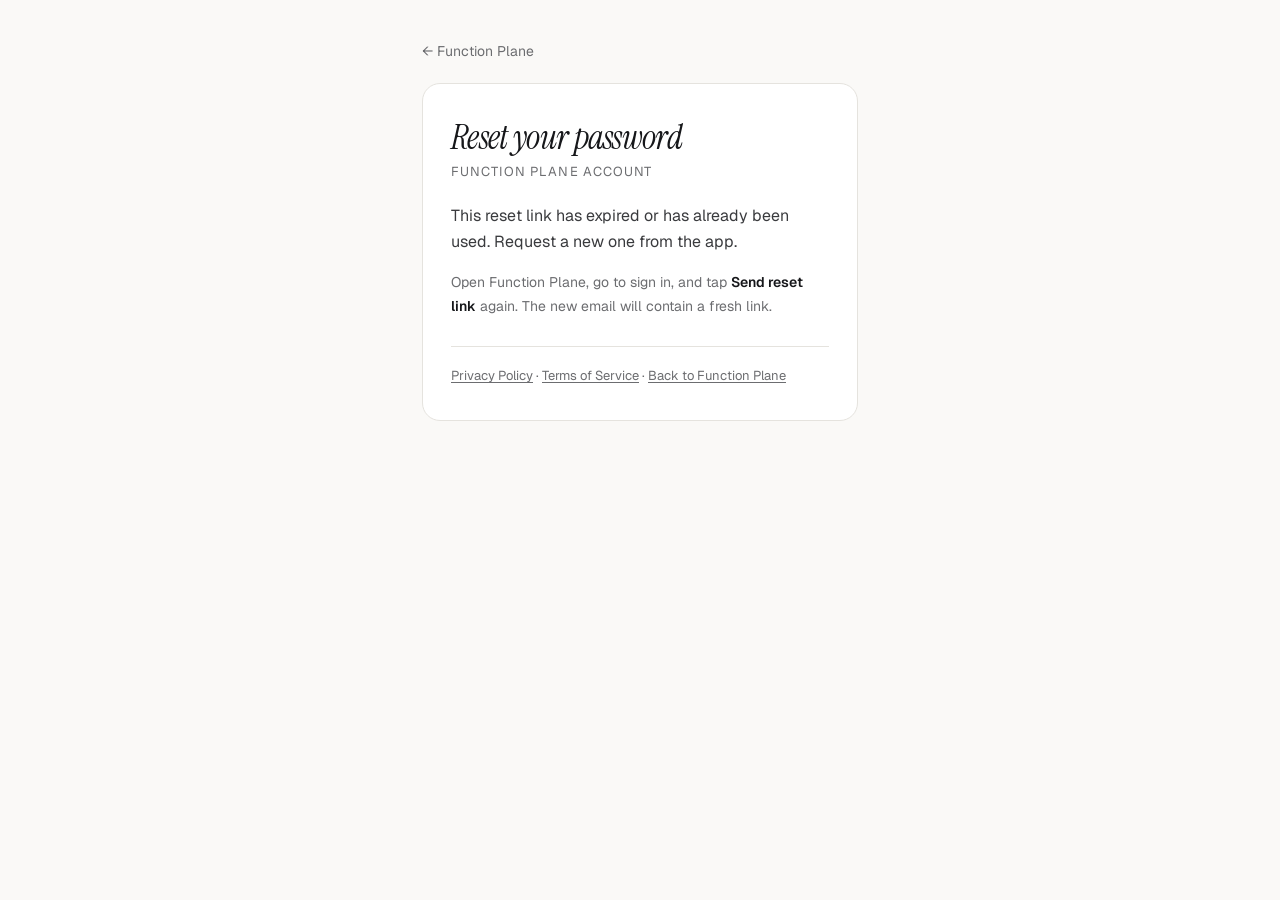
<file: auth/reset.html>
<!doctype html>
<html lang="en">
<head>
  <meta charset="utf-8" />
  <meta name="viewport" content="width=device-width, initial-scale=1" />
  <meta name="robots" content="noindex,nofollow" />
  <title>Reset your password — Function Plane</title>
  <meta name="description" content="Choose a new password for your Function Plane account." />
  <meta name="theme-color" content="#0e0f10" />
  <link rel="preconnect" href="https://fonts.googleapis.com" />
  <link rel="preconnect" href="https://fonts.gstatic.com" crossorigin />
  <link href="https://fonts.googleapis.com/css2?family=Geist:wght@300;400;500;600&family=Instrument+Serif:ital@0;1&display=swap" rel="stylesheet" />
  <style>
    :root {
      --bg: #faf9f7; --surface: #ffffff; --ink: #16171a; --ink-2: #3a3b3e;
      --ink-3: #6c6d70; --line: #e5e3de; --accent: #0e0f10;
      --field: #ffffff; --danger: #b3261e; --ok: #1c6b45;
    }
    @media (prefers-color-scheme: dark) {
      :root {
        --bg: #0e0f10; --surface: #161719; --ink: #f2f1ef; --ink-2: #c9c8c5;
        --ink-3: #8a8987; --line: #26282b; --accent: #f2f1ef;
        --field: #101113; --danger: #f2867c; --ok: #7fd0a6;
      }
    }
    * { box-sizing: border-box; }
    html { -webkit-text-size-adjust: 100%; }
    body {
      margin: 0; background: var(--bg); color: var(--ink-2);
      font-family: 'Geist', system-ui, -apple-system, Segoe UI, Roboto, sans-serif;
      font-weight: 400; line-height: 1.65; font-size: 16px;
    }
    .wrap { max-width: 480px; margin: 0 auto; padding: 40px 22px 72px; }
    .doc {
      background: var(--surface); border: 1px solid var(--line);
      border-radius: 18px; padding: 34px 28px;
    }
    h1 {
      font-family: 'Instrument Serif', Georgia, serif; font-style: italic;
      font-weight: 400; color: var(--ink); letter-spacing: -0.02em; line-height: 1.15;
      font-size: 34px; margin: 0 0 4px;
    }
    p { margin: 10px 0; color: var(--ink-2); }
    strong { color: var(--ink); font-weight: 600; }
    a { color: var(--ink); text-decoration: underline; text-underline-offset: 2px; }
    .eyebrow {
      font-size: 13px; letter-spacing: 0.08em; text-transform: uppercase;
      color: var(--ink-3); margin: 0 0 20px;
    }
    nav.top { margin-bottom: 20px; font-size: 14px; }
    nav.top a { color: var(--ink-3); text-decoration: none; margin-right: 18px; }
    nav.top a:hover { color: var(--ink); }
    footer {
      margin-top: 28px; padding-top: 18px; border-top: 1px solid var(--line);
      font-size: 13px; color: var(--ink-3);
    }
    footer a { color: var(--ink-3); }

    /* ----- form ----- */
    [hidden] { display: none !important; }
    .field { margin: 18px 0 0; }
    label {
      display: block; font-size: 14px; font-weight: 500;
      color: var(--ink); margin-bottom: 6px;
    }
    .field__box { position: relative; }
    input[type="password"], input[type="text"] {
      width: 100%; padding: 13px 74px 13px 14px;
      background: var(--field); color: var(--ink);
      border: 1px solid var(--line); border-radius: 12px;
      font-family: inherit; font-size: 16px; line-height: 1.3;
      -webkit-appearance: none; appearance: none;
    }
    input:focus-visible {
      outline: none; border-color: var(--ink-3);
      box-shadow: 0 0 0 3px rgba(128,128,128,0.18);
    }
    input[aria-invalid="true"] { border-color: var(--danger); }
    .toggle {
      position: absolute; top: 50%; right: 8px; transform: translateY(-50%);
      background: none; border: 0; padding: 8px 8px; cursor: pointer;
      font-family: inherit; font-size: 13px; font-weight: 500;
      color: var(--ink-3); text-decoration: underline; text-underline-offset: 2px;
    }
    .toggle:hover { color: var(--ink); }
    .hint { font-size: 13px; color: var(--ink-3); margin: 6px 0 0; }
    .err { font-size: 13.5px; color: var(--danger); margin: 6px 0 0; }
    .btn {
      display: block; width: 100%; margin-top: 22px;
      padding: 14px 18px; border: 1px solid var(--accent); border-radius: 12px;
      background: var(--accent); color: var(--bg);
      font-family: inherit; font-size: 16px; font-weight: 500; line-height: 1.2;
      cursor: pointer; -webkit-appearance: none; appearance: none;
    }
    .btn:hover { opacity: 0.88; }
    .btn[disabled] { opacity: 0.55; cursor: default; }
    .note { font-size: 14px; color: var(--ink-3); margin-top: 16px; }
    .note--err { color: var(--danger); }
    .callout {
      margin-top: 16px; padding: 12px 14px;
      border: 1px solid var(--line); border-radius: 12px;
      font-size: 14.5px; color: var(--ink-2);
    }
    .callout--err { border-color: var(--danger); color: var(--danger); }
    @media (max-width: 420px) {
      .wrap { padding: 26px 16px 56px; }
      .doc { padding: 26px 20px; border-radius: 16px; }
      h1 { font-size: 30px; }
    }
  </style>
</head>
<body>
  <div class="wrap">
    <nav class="top">
      <a href="/">← Function Plane</a>
    </nav>

    <article class="doc">
      <h1>Reset your password</h1>
      <p class="eyebrow">Function Plane account</p>

      <!-- 1. Checking the link -->
      <section id="state-loading">
        <p>Checking your reset link&hellip;</p>
      </section>

      <!-- 2. Link invalid / expired / already used -->
      <section id="state-invalid" hidden>
        <p id="invalid-msg">This reset link has expired or has already been used. Request a new one from the app.</p>
        <p class="note">Open Function Plane, go to sign in, and tap <strong>Send reset link</strong> again. The new email will contain a fresh link.</p>
      </section>

      <!-- 3. Choose a new password -->
      <section id="state-form" hidden>
        <p>Choose a new password for your account.</p>

        <form id="form" novalidate>
          <div class="field">
            <label for="pw1">New password</label>
            <div class="field__box">
              <input id="pw1" name="new-password" type="password" autocomplete="new-password"
                     autocapitalize="off" autocorrect="off" spellcheck="false"
                     aria-describedby="pw1-hint pw1-err" />
              <button type="button" class="toggle" data-target="pw1" aria-label="Show password">Show</button>
            </div>
            <p class="hint" id="pw1-hint">At least 8 characters.</p>
            <p class="err" id="pw1-err" hidden></p>
          </div>

          <div class="field">
            <label for="pw2">Confirm new password</label>
            <div class="field__box">
              <input id="pw2" name="confirm-password" type="password" autocomplete="new-password"
                     autocapitalize="off" autocorrect="off" spellcheck="false"
                     aria-describedby="pw2-err" />
              <button type="button" class="toggle" data-target="pw2" aria-label="Show password">Show</button>
            </div>
            <p class="err" id="pw2-err" hidden></p>
          </div>

          <button type="submit" class="btn" id="submit">Update password</button>
          <p class="callout callout--err" id="submit-err" role="alert" hidden></p>
        </form>
      </section>

      <!-- 4. Done -->
      <section id="state-done" hidden>
        <p><strong>Password updated.</strong> You can now sign in with your new password.</p>
        <p class="note">Head back to the app and sign in with your email and the password you just set.</p>
        <p><a href="https://functionplane.pages.dev">Back to Function Plane</a></p>
      </section>

      <footer>
        <a href="/privacy.html">Privacy Policy</a> · <a href="/terms.html">Terms of Service</a> · <a href="/">Back to Function Plane</a>
      </footer>
    </article>
  </div>

  <script src="/vendor/supabase-js-2.112.3.umd.js"></script>
  <script>
  (function () {
    'use strict';

    var SUPABASE_URL = 'https://miuxqxllxjvxddolpzno.supabase.co';
    // Publishable (anon) key — safe to ship in a browser; row-level security applies.
    var SUPABASE_ANON_KEY = 'sb_publishable_pDJTp_ZdnF0PrHz_USvuiA_mmUnopH8';
    var MIN_LENGTH = 8;   // Auth's own minimum; anything shorter is refused server-side
    var EXPIRED_MESSAGE = 'This reset link has expired or has already been used. Request a new one from the app.';

    var el = function (id) { return document.getElementById(id); };

    function show(name) {
      ['loading', 'invalid', 'form', 'done'].forEach(function (s) {
        el('state-' + s).hidden = (s !== name);
      });
    }

    function showInvalid(message) {
      el('invalid-msg').textContent = message || EXPIRED_MESSAGE;
      show('invalid');
    }

    /* Supabase may hand back its params in the query string or in the fragment,
       depending on the flow. Read both, query first. */
    function urlParams() {
      var query = new URLSearchParams(window.location.search);
      var hash = new URLSearchParams(String(window.location.hash || '').replace(/^#/, ''));
      return function (key) { return query.get(key) || hash.get(key); };
    }

    /* Drop the credential from the address bar once we have read it, so it is not
       left in history, bookmarks or a shared screenshot. */
    function scrubUrl() {
      try {
        window.history.replaceState({}, document.title, window.location.pathname);
      } catch (e) { /* non-fatal */ }
    }

    var param = urlParams();
    var code = param('code');
    var errorCode = param('error_code');
    var errorParam = param('error');

    // A stale or already-used link: Supabase redirects here with an error, no session.
    if (errorCode || errorParam) {
      showInvalid(EXPIRED_MESSAGE);
      scrubUrl();
      return;
    }

    if (!window.supabase || typeof window.supabase.createClient !== 'function') {
      showInvalid('Could not load the password reset form. Please check your connection and open the link again.');
      return;
    }

    var client = window.supabase.createClient(SUPABASE_URL, SUPABASE_ANON_KEY, {
      auth: {
        // Implicit flow: the client consumes #access_token/#refresh_token itself on load.
        detectSessionInUrl: true,
        flowType: code ? 'pkce' : 'implicit',
        persistSession: true,
        autoRefreshToken: false
      }
    });

    function resolveSession() {
      if (code) {
        // PKCE flow: trade the one-time code for a session.
        return client.auth.exchangeCodeForSession(code).then(function (res) {
          if (res && res.data && res.data.session) return res.data.session;
          // detectSessionInUrl may have already spent the code — check for the session it left.
          return client.auth.getSession().then(function (r) {
            return (r && r.data && r.data.session) || null;
          });
        });
      }
      // Implicit flow: getSession() resolves after the fragment has been processed.
      return client.auth.getSession().then(function (res) {
        return (res && res.data && res.data.session) || null;
      });
    }

    resolveSession().then(function (session) {
      scrubUrl();
      if (!session) { showInvalid(EXPIRED_MESSAGE); return; }
      show('form');
      el('pw1').focus();
    }).catch(function () {
      scrubUrl();
      showInvalid(EXPIRED_MESSAGE);
    });

    /* ----- show / hide toggles ----- */
    Array.prototype.forEach.call(document.querySelectorAll('.toggle'), function (btn) {
      btn.addEventListener('click', function () {
        var input = el(btn.getAttribute('data-target'));
        var revealed = input.type === 'text';
        input.type = revealed ? 'password' : 'text';
        btn.textContent = revealed ? 'Show' : 'Hide';
        btn.setAttribute('aria-label', revealed ? 'Show password' : 'Hide password');
        input.focus();
      });
    });

    /* ----- validation ----- */
    var validated = false;

    function setError(id, message) {
      var box = el(id + '-err');
      var input = el(id);
      if (message) {
        box.textContent = message;
        box.hidden = false;
        input.setAttribute('aria-invalid', 'true');
      } else {
        box.textContent = '';
        box.hidden = true;
        input.removeAttribute('aria-invalid');
      }
    }

    function validate() {
      var pw1 = el('pw1').value;
      var pw2 = el('pw2').value;
      var ok = true;

      if (!pw1) { setError('pw1', 'Enter a new password.'); ok = false; }
      else if (pw1.length < MIN_LENGTH) {
        setError('pw1', 'Password must be at least ' + MIN_LENGTH + ' characters.');
        ok = false;
      } else { setError('pw1', null); }

      if (!pw2) { setError('pw2', 'Confirm your new password.'); ok = false; }
      else if (pw1 !== pw2) { setError('pw2', 'The two passwords do not match.'); ok = false; }
      else { setError('pw2', null); }

      return ok;
    }

    ['pw1', 'pw2'].forEach(function (id) {
      el(id).addEventListener('input', function () { if (validated) validate(); });
    });

    /* ----- submit ----- */
    el('form').addEventListener('submit', function (event) {
      event.preventDefault();
      validated = true;
      el('submit-err').hidden = true;

      if (!validate()) return;

      var button = el('submit');
      button.disabled = true;
      button.textContent = 'Updating…';

      client.auth.updateUser({ password: el('pw1').value }).then(function (res) {
        if (res && res.error) {
          // Surface Supabase's own wording; the form stays usable for a retry.
          el('submit-err').textContent = res.error.message;
          el('submit-err').hidden = false;
          button.disabled = false;
          button.textContent = 'Update password';
          return;
        }
        show('done');
        // Leave no live session behind in this browser. The password is already
        // changed at this point, so a failure here must not undo the success state.
        client.auth.signOut().catch(function () { /* non-fatal */ });
      }).catch(function (error) {
        el('submit-err').textContent = (error && error.message) ? error.message : 'Something went wrong. Please try again.';
        el('submit-err').hidden = false;
        button.disabled = false;
        button.textContent = 'Update password';
      });
    });
  })();
  </script>
</body>
</html>
</file>
<file: styles.css>
/* ========================================================================
   FUNCTION PLANE — website styles
   Light theme by default, dark theme via [data-theme="dark"]
   ======================================================================== */

/* ---------- Tokens ---------- */
:root {
  /* Light theme */
  --bg:            #f7f7f5;
  --bg-elev:       #ffffff;
  --bg-alt:        #f1f1ee;
  --surface:       #ffffff;
  --surface-2:     #fafaf8;
  --border:        rgba(20, 20, 20, 0.10);
  --border-strong: rgba(20, 20, 20, 0.18);

  --text:          #15161a;
  --text-muted:    #5b5d66;
  --text-faded:    #8b8d96;

  --accent:        #15161a;
  --accent-soft:   rgba(21, 22, 26, 0.06);

  /* Feature accent washes */
  --c-blue:        #3b82f6;
  --c-green:       #10b981;
  --c-purple:      #8b5cf6;
  --c-amber:       #f59e0b;
  --c-rose:        #f43f5e;
  --c-teal:        #14b8a6;

  --grid-line:     rgba(20, 20, 20, 0.05);

  --shadow-sm: 0 1px 2px rgba(0,0,0,0.04), 0 2px 6px rgba(0,0,0,0.04);
  --shadow-md: 0 8px 24px rgba(0,0,0,0.06), 0 2px 6px rgba(0,0,0,0.04);
  --shadow-lg: 0 24px 60px rgba(0,0,0,0.10), 0 8px 20px rgba(0,0,0,0.05);

  --radius-sm: 8px;
  --radius:    14px;
  --radius-lg: 22px;
  --radius-xl: 32px;

  --serif: "EB Garamond", "Iowan Old Style", Georgia, "Times New Roman", serif;
  --sans:  "Inter", system-ui, -apple-system, "Segoe UI", Roboto, Helvetica, Arial, sans-serif;
  --mono:  "JetBrains Mono", "SF Mono", Menlo, Consolas, monospace;

  --container: 1180px;
}

[data-theme="dark"] {
  --bg:            #0c0d10;
  --bg-elev:       #14161b;
  --bg-alt:        #0f1115;
  --surface:       #15171c;
  --surface-2:     #1a1d23;
  --border:        rgba(255, 255, 255, 0.08);
  --border-strong: rgba(255, 255, 255, 0.16);

  --text:          #f1f2f4;
  --text-muted:    #9aa0aa;
  --text-faded:    #6b6f78;

  --accent:        #ffffff;
  --accent-soft:   rgba(255, 255, 255, 0.08);

  --grid-line:     rgba(255, 255, 255, 0.05);

  --shadow-sm: 0 1px 2px rgba(0,0,0,0.4), 0 2px 6px rgba(0,0,0,0.4);
  --shadow-md: 0 8px 24px rgba(0,0,0,0.4), 0 2px 6px rgba(0,0,0,0.3);
  --shadow-lg: 0 24px 60px rgba(0,0,0,0.5), 0 8px 20px rgba(0,0,0,0.35);
}

/* ---------- Base ---------- */
*, *::before, *::after { box-sizing: border-box; }

html { scroll-behavior: smooth; }

body {
  margin: 0;
  font-family: var(--sans);
  font-size: 16px;
  line-height: 1.6;
  color: var(--text);
  background: var(--bg);
  -webkit-font-smoothing: antialiased;
  text-rendering: optimizeLegibility;
  transition: background-color 0.25s ease, color 0.25s ease;
}

img, svg { display: block; max-width: 100%; }

a {
  color: inherit;
  text-decoration: none;
  transition: color 0.15s ease, opacity 0.15s ease;
}

code, kbd {
  font-family: var(--mono);
  font-size: 0.92em;
  background: var(--accent-soft);
  border-radius: 6px;
  padding: 0.08em 0.38em;
}

em { font-style: italic; }

.container {
  width: 100%;
  max-width: var(--container);
  margin: 0 auto;
  padding: 0 24px;
}

.eyebrow {
  display: inline-block;
  font-size: 12px;
  letter-spacing: 0.18em;
  text-transform: uppercase;
  color: var(--text-faded);
  font-weight: 600;
}

.muted { color: var(--text-faded); }

/* Visibility utilities */
@media (max-width: 860px) {
  .hide-on-mobile { display: none !important; }
}

/* ---------- Buttons ---------- */
.btn {
  display: inline-flex;
  align-items: center;
  gap: 8px;
  padding: 10px 18px;
  border-radius: 999px;
  font-family: var(--sans);
  font-weight: 600;
  font-size: 14.5px;
  cursor: pointer;
  border: 1px solid transparent;
  transition: transform 0.15s ease, background 0.15s ease, color 0.15s ease, border-color 0.15s ease;
  white-space: nowrap;
}
.btn--lg { padding: 14px 24px; font-size: 15.5px; }

.btn--primary {
  background: var(--text);
  color: var(--bg);
}
.btn--primary:hover { transform: translateY(-1px); }

.btn--ghost {
  background: transparent;
  color: var(--text);
  border-color: var(--border-strong);
}
.btn--ghost:hover { background: var(--accent-soft); }

.icon-btn {
  display: inline-flex;
  align-items: center;
  justify-content: center;
  width: 38px;
  height: 38px;
  border-radius: 10px;
  background: transparent;
  border: 1px solid var(--border);
  color: var(--text);
  cursor: pointer;
  transition: background 0.15s ease, border-color 0.15s ease;
}
.icon-btn:hover { background: var(--accent-soft); }
.icon-btn svg { width: 18px; height: 18px; }

/* ---------- NAV ---------- */
.nav {
  position: sticky;
  top: 0;
  z-index: 50;
  backdrop-filter: saturate(140%) blur(14px);
  -webkit-backdrop-filter: saturate(140%) blur(14px);
  background: color-mix(in oklab, var(--bg) 78%, transparent);
  border-bottom: 1px solid var(--border);
}
.nav__inner {
  display: flex;
  align-items: center;
  gap: 16px;
  height: 68px;
}
.brand {
  display: inline-flex;
  align-items: center;
  gap: 10px;
  font-size: 19px;
  font-family: var(--serif);
}
.brand__curve { width: 28px; height: auto; color: var(--text); opacity: 0.85; }
.brand__text em { font-style: italic; font-weight: 500; }
.brand__faded { color: var(--text-faded); font-style: italic; font-weight: 500; }

.nav__links {
  display: flex;
  align-items: center;
  gap: 6px;
  margin-left: auto;
}
.nav__links a {
  padding: 8px 14px;
  border-radius: 999px;
  color: var(--text-muted);
  font-size: 14.5px;
  font-weight: 500;
}
.nav__links a:hover { color: var(--text); background: var(--accent-soft); }

.nav__actions {
  display: flex;
  align-items: center;
  gap: 8px;
}
.nav__cta { padding: 9px 16px; }

.nav__menu { display: none; }

/* Theme icon swap */
.icon-sun, .icon-moon { width: 18px; height: 18px; }
[data-theme="dark"] .icon-sun { display: none; }
[data-theme="light"] .icon-moon,
:root:not([data-theme="dark"]) .icon-moon { display: none; }

.nav__drawer {
  display: none;
  flex-direction: column;
  gap: 4px;
  padding: 8px 16px 16px;
  border-top: 1px solid var(--border);
}
.nav__drawer a {
  padding: 12px 8px;
  color: var(--text);
  border-bottom: 1px solid var(--border);
  font-weight: 500;
}
.nav__drawer a:last-child { border-bottom: none; }

/* ---------- HERO ---------- */
.hero {
  position: relative;
  overflow: hidden;
  padding: 64px 0 80px;
}
.hero__grid {
  position: absolute;
  inset: 0;
  background-image:
    linear-gradient(to right, var(--grid-line) 1px, transparent 1px),
    linear-gradient(to bottom, var(--grid-line) 1px, transparent 1px);
  background-size: 56px 56px;
  background-position: center top;
  mask-image: radial-gradient(ellipse 80% 70% at 50% 30%, #000 40%, transparent 90%);
  -webkit-mask-image: radial-gradient(ellipse 80% 70% at 50% 30%, #000 40%, transparent 90%);
  pointer-events: none;
}
.hero__inner {
  position: relative;
  display: grid;
  grid-template-columns: 1.05fr 1fr;
  gap: 48px;
  align-items: center;
}

.hero__title {
  font-family: var(--serif);
  font-weight: 500;
  font-size: clamp(48px, 8vw, 96px);
  line-height: 1;
  margin: 12px 0 16px;
  position: relative;
}
.hero__title em { font-style: italic; }
.hero__curve {
  position: absolute;
  top: -22px;
  left: 6px;
  width: clamp(120px, 22vw, 220px);
  height: auto;
  color: var(--text-faded);
  opacity: 0.7;
}

.hero__tag {
  font-family: var(--serif);
  font-style: italic;
  font-size: 22px;
  color: var(--text-muted);
  margin: 0 0 18px;
}
.hero__tag code { font-style: normal; }

.hero__desc {
  font-size: 17px;
  color: var(--text-muted);
  max-width: 52ch;
  margin: 0 0 28px;
}

.hero__cta {
  display: flex;
  gap: 12px;
  flex-wrap: wrap;
  margin-bottom: 14px;
}

.hero__notice {
  display: inline-flex;
  align-items: center;
  gap: 8px;
  margin: 0 0 28px;
  padding: 8px 14px;
  font-size: 13.5px;
  color: var(--text-muted);
  background: var(--accent-soft);
  border: 1px solid var(--border);
  border-radius: 999px;
}
.hero__notice span[aria-hidden="true"] {
  font-size: 15px;
  line-height: 1;
  color: var(--text-faded);
}

.hero__meta {
  display: inline-flex;
  align-items: center;
  gap: 18px;
  padding: 14px 20px;
  border: 1px solid var(--border);
  border-radius: 999px;
  background: var(--surface);
  box-shadow: var(--shadow-sm);
}
.meta-item {
  display: inline-flex;
  align-items: baseline;
  gap: 6px;
  font-size: 13.5px;
  color: var(--text-muted);
}
.meta-item strong {
  font-family: var(--serif);
  font-weight: 500;
  font-size: 22px;
  color: var(--text);
}
.meta-sep {
  width: 4px;
  height: 4px;
  border-radius: 50%;
  background: var(--border-strong);
}

/* Phone mockup */
.hero__phone {
  display: flex;
  justify-content: center;
}
.phone {
  position: relative;
  width: 320px;
  max-width: 100%;
  aspect-ratio: 320 / 660;
  background: #0c0d10;
  border-radius: 44px;
  padding: 12px;
  box-shadow: var(--shadow-lg), inset 0 0 0 2px rgba(255,255,255,0.04);
  border: 1px solid rgba(0,0,0,0.4);
}
.phone__notch {
  position: absolute;
  top: 18px;
  left: 50%;
  transform: translateX(-50%);
  width: 100px;
  height: 24px;
  background: #000;
  border-radius: 999px;
  z-index: 2;
}
.phone__screen {
  position: relative;
  width: 100%;
  height: 100%;
  border-radius: 32px;
  overflow: hidden;
  background: #0e1014;
  color: #f1f2f4;
  font-family: var(--sans);
  display: flex;
}
.phone__bg {
  position: absolute;
  inset: 0;
  background-image:
    linear-gradient(to right, rgba(255,255,255,0.04) 1px, transparent 1px),
    linear-gradient(to bottom, rgba(255,255,255,0.04) 1px, transparent 1px);
  background-size: 24px 24px;
}
.phone__content {
  position: relative;
  width: 100%;
  display: flex;
  flex-direction: column;
  padding: 44px 18px 18px;
}
.phone__top {
  display: flex;
  justify-content: space-between;
  align-items: center;
  margin-bottom: 28px;
}
.phone__cog {
  width: 34px; height: 34px;
  border-radius: 10px;
  background: rgba(255,255,255,0.05);
  border: 1px solid rgba(255,255,255,0.06);
  display: flex; align-items: center; justify-content: center;
  color: #cdd0d6;
}
.phone__cog svg { width: 16px; height: 16px; }
.phone__pill {
  display: inline-flex;
  align-items: center;
  gap: 6px;
  padding: 6px 12px;
  border-radius: 999px;
  background: rgba(255,255,255,0.05);
  border: 1px solid rgba(255,255,255,0.08);
  font-size: 12px;
  color: #e6e7ec;
}
.phone__pill .star { color: #fff; }

.phone__title {
  text-align: center;
  margin: 18px 0 22px;
  position: relative;
}
.phone__curve {
  display: block;
  margin: 0 auto;
  width: 80px;
  color: rgba(255,255,255,0.6);
}
.phone__title h3 {
  font-family: var(--serif);
  font-weight: 500;
  font-size: 30px;
  margin: 6px 0 4px;
  color: #fff;
}
.phone__title h3 em { font-style: italic; }
.phone__title h3 span { color: rgba(255,255,255,0.45); font-style: italic; }
.phone__title p {
  margin: 0;
  font-size: 12.5px;
  color: rgba(255,255,255,0.55);
}
.phone__title code {
  background: transparent;
  color: rgba(255,255,255,0.7);
  font-size: 12px;
}

.phone__card {
  background: rgba(255,255,255,0.04);
  border: 1px solid rgba(255,255,255,0.08);
  border-radius: 16px;
  padding: 14px 16px;
  margin-top: auto;
}
.phone__card-label {
  font-size: 10.5px;
  letter-spacing: 0.18em;
  color: rgba(255,255,255,0.45);
  margin-bottom: 4px;
}
.phone__card-row {
  display: flex;
  align-items: center;
  justify-content: space-between;
  gap: 10px;
}
.phone__card-title {
  font-family: var(--serif);
  font-size: 18px;
  color: #fff;
  margin-bottom: 4px;
}
.phone__levelcurve {
  width: 130px;
  height: 36px;
  color: rgba(255,255,255,0.55);
}
.phone__play {
  display: inline-flex;
  align-items: center;
  gap: 6px;
  padding: 8px 14px;
  border-radius: 999px;
  background: #fff;
  color: #0c0d10;
  border: none;
  font-weight: 600;
  font-size: 13px;
  cursor: pointer;
}

.phone__bottom {
  display: grid;
  grid-template-columns: repeat(3, 1fr);
  gap: 8px;
  margin-top: 18px;
}
.phone__icon {
  display: flex;
  flex-direction: column;
  align-items: center;
  gap: 6px;
  padding: 10px 4px;
  border-radius: 12px;
  background: rgba(255,255,255,0.04);
  border: 1px solid rgba(255,255,255,0.06);
  font-size: 10px;
  color: rgba(255,255,255,0.7);
  text-align: center;
}
.phone__icon svg { width: 18px; height: 18px; color: rgba(255,255,255,0.85); }

/* ---------- SECTIONS ---------- */
.section {
  padding: 96px 0;
}
.section--alt {
  background: var(--bg-alt);
  border-top: 1px solid var(--border);
  border-bottom: 1px solid var(--border);
}
.section__head {
  max-width: 720px;
  margin: 0 auto 56px;
  text-align: center;
}
.section__title {
  font-family: var(--serif);
  font-weight: 500;
  font-size: clamp(34px, 4.5vw, 52px);
  line-height: 1.1;
  margin: 10px 0 14px;
}
.section__title em { font-style: italic; color: var(--text-muted); }
.section__lead {
  font-size: 18px;
  color: var(--text-muted);
  margin: 0;
}

/* ---------- FEATURES ---------- */
.features {
  display: grid;
  grid-template-columns: repeat(3, minmax(0, 1fr));
  gap: 18px;
}
.feature {
  background: var(--surface);
  border: 1px solid var(--border);
  border-radius: var(--radius-lg);
  padding: 28px 26px;
  transition: transform 0.2s ease, box-shadow 0.2s ease, border-color 0.2s ease;
}
.feature:hover {
  transform: translateY(-2px);
  box-shadow: var(--shadow-md);
  border-color: var(--border-strong);
}
.feature h3 {
  font-family: var(--sans);
  font-size: 18px;
  margin: 16px 0 8px;
  letter-spacing: -0.01em;
}
.feature p {
  margin: 0;
  font-size: 15px;
  color: var(--text-muted);
}
.feature__icon {
  width: 44px;
  height: 44px;
  border-radius: 12px;
  display: inline-flex;
  align-items: center;
  justify-content: center;
  background: rgba(0,0,0,0.04);
  color: var(--text);
}
[data-theme="dark"] .feature__icon { background: rgba(255,255,255,0.06); }
.feature__icon svg { width: 22px; height: 22px; }
.feature__icon--blue   { background: color-mix(in oklab, var(--c-blue) 14%, transparent);   color: var(--c-blue); }
.feature__icon--green  { background: color-mix(in oklab, var(--c-green) 14%, transparent);  color: var(--c-green); }
.feature__icon--purple { background: color-mix(in oklab, var(--c-purple) 14%, transparent); color: var(--c-purple); }
.feature__icon--amber  { background: color-mix(in oklab, var(--c-amber) 14%, transparent);  color: var(--c-amber); }
.feature__icon--rose   { background: color-mix(in oklab, var(--c-rose) 14%, transparent);   color: var(--c-rose); }
.feature__icon--teal   { background: color-mix(in oklab, var(--c-teal) 14%, transparent);   color: var(--c-teal); }

/* ---------- STEPS ---------- */
.steps {
  list-style: none;
  padding: 0;
  margin: 0;
  display: grid;
  grid-template-columns: repeat(3, 1fr);
  gap: 18px;
  counter-reset: step;
}
.step {
  background: var(--surface);
  border: 1px solid var(--border);
  border-radius: var(--radius-lg);
  padding: 28px;
  position: relative;
}
.step__num {
  font-family: var(--serif);
  font-style: italic;
  font-weight: 500;
  font-size: 36px;
  color: var(--text-faded);
  margin-bottom: 8px;
}
.step h3 {
  margin: 4px 0 8px;
  font-size: 18px;
}
.step p {
  margin: 0;
  color: var(--text-muted);
  font-size: 15px;
}

/* ---------- DOWNLOAD ---------- */
.download {
  display: grid;
  grid-template-columns: repeat(4, minmax(0, 1fr));
  gap: 18px;
  max-width: 1240px;
  margin: 0 auto;
}
.store {
  position: relative;
  display: flex;
  align-items: center;
  gap: 16px;
  padding: 22px 24px;
  border-radius: var(--radius-lg);
  background: var(--surface);
  border: 1px solid var(--border);
  transition: transform 0.2s ease, box-shadow 0.2s ease, border-color 0.2s ease;
}
.store:hover {
  transform: translateY(-2px);
  box-shadow: var(--shadow-md);
  border-color: var(--border-strong);
}
.store--soon {
  cursor: not-allowed;
  opacity: 0.78;
}
.store--soon:hover {
  transform: none;
  box-shadow: none;
  border-color: var(--border);
}

.store--play {
  border-color: color-mix(in oklab, var(--c-green) 30%, var(--border));
}
.store--play:hover {
  border-color: color-mix(in oklab, var(--c-green) 55%, var(--border-strong));
}
.store--web {
  border-color: color-mix(in oklab, var(--c-blue) 30%, var(--border));
}
.store--web:hover {
  border-color: color-mix(in oklab, var(--c-blue) 55%, var(--border-strong));
}
.store__icon--web {
  color: var(--c-blue);
  background: color-mix(in oklab, var(--c-blue) 12%, transparent);
  border-radius: 12px;
}
.store--web .store__badge {
  background: color-mix(in oklab, var(--c-blue) 14%, transparent);
  color: var(--c-blue);
}
.store__icon {
  width: 48px;
  height: 48px;
  display: flex;
  align-items: center;
  justify-content: center;
}
.store__icon svg { width: 32px; height: 32px; }
.store--soon .store__icon { color: var(--text); }
.store__text { display: flex; flex-direction: column; line-height: 1.1; }
.store__small {
  font-size: 11.5px;
  letter-spacing: 0.14em;
  text-transform: uppercase;
  color: var(--text-faded);
}
.store__big {
  font-family: var(--serif);
  font-size: 22px;
  font-weight: 500;
  margin-top: 2px;
}
.store__badge {
  margin-left: auto;
  font-size: 11px;
  letter-spacing: 0.08em;
  text-transform: uppercase;
  font-weight: 600;
  padding: 5px 10px;
  border-radius: 999px;
  background: color-mix(in oklab, var(--c-green) 14%, transparent);
  color: var(--c-green);
}
.store__badge--soon {
  background: var(--accent-soft);
  color: var(--text-muted);
}

.download__note {
  text-align: center;
  margin: 28px auto 0;
  color: var(--text-faded);
  font-size: 14px;
}

/* ---------- CONTACT ---------- */
.contact {
  display: grid;
  grid-template-columns: 1fr 1fr;
  gap: 56px;
  align-items: center;
}
.contact__copy .section__title { margin-top: 8px; }
.contact__card {
  display: flex;
  align-items: center;
  gap: 18px;
  padding: 22px;
  border-radius: var(--radius-lg);
  background: var(--surface);
  border: 1px solid var(--border);
  transition: transform 0.2s ease, box-shadow 0.2s ease, border-color 0.2s ease;
}
.contact__card:hover {
  transform: translateY(-2px);
  box-shadow: var(--shadow-md);
  border-color: var(--border-strong);
}
.contact__icon {
  width: 48px;
  height: 48px;
  border-radius: 12px;
  display: flex;
  align-items: center;
  justify-content: center;
  background: var(--accent-soft);
}
.contact__icon svg { width: 22px; height: 22px; }
.contact__label {
  font-size: 12px;
  letter-spacing: 0.16em;
  text-transform: uppercase;
  color: var(--text-faded);
  font-weight: 600;
}
.contact__value {
  font-family: var(--mono);
  font-size: 16px;
  margin-top: 4px;
  word-break: break-all;
}
.contact__arrow {
  margin-left: auto;
  font-size: 22px;
  color: var(--text-muted);
}

/* ---------- FOOTER ---------- */
.footer {
  background: var(--bg-elev);
  border-top: 1px solid var(--border);
  padding: 56px 0 32px;
}
.footer__inner {
  display: grid;
  grid-template-columns: 1.2fr 2fr;
  gap: 48px;
  margin-bottom: 40px;
}
.footer__tag {
  margin: 12px 0 0;
  color: var(--text-muted);
  font-family: var(--serif);
  font-style: italic;
  font-size: 16px;
}
.footer__cols {
  display: grid;
  grid-template-columns: repeat(3, 1fr);
  gap: 24px;
}
.footer__cols h4 {
  font-size: 13px;
  letter-spacing: 0.14em;
  text-transform: uppercase;
  color: var(--text-faded);
  font-weight: 600;
  margin: 0 0 14px;
}
.footer__cols a {
  display: block;
  padding: 6px 0;
  color: var(--text-muted);
  font-size: 14.5px;
}
.footer__cols a:hover { color: var(--text); }

.footer__bottom {
  display: flex;
  justify-content: space-between;
  gap: 16px;
  flex-wrap: wrap;
  border-top: 1px solid var(--border);
  padding-top: 24px;
  font-size: 13px;
  color: var(--text-faded);
}
.footer__bottom p { margin: 0; }
.footer__legal { max-width: 60ch; }

/* ========================================================================
   Responsive
   ======================================================================== */
@media (max-width: 1024px) {
  .features { grid-template-columns: repeat(2, minmax(0,1fr)); }
  .steps { grid-template-columns: 1fr; }
  .footer__inner { grid-template-columns: 1fr; gap: 32px; }
  .download { grid-template-columns: repeat(2, minmax(0, 1fr)); max-width: 760px; }
}

/* ========================================================================
   MOBILE — full rework below 860px.
   Goals: drop decorative weight, dense grids, tighter rhythm, shorter scroll.
   ======================================================================== */
@media (max-width: 860px) {
  /* ----- Nav ----- */
  .nav__links,
  .nav__cta { display: none; }
  .nav__menu { display: inline-flex; }
  .nav.is-open .nav__drawer { display: flex; }
  .nav__inner { height: 56px; gap: 10px; }
  .brand { font-size: 16px; }
  .brand__curve { width: 22px; }

  /* ----- Hero: phone mock gone, copy front-and-center, tighter ----- */
  .hero { padding: 24px 0 36px; }
  .hero__grid { background-size: 40px 40px; }
  .hero__inner {
    grid-template-columns: 1fr;
    gap: 0;
  }
  .hero__phone { display: none; }
  .hero__copy { text-align: center; max-width: 560px; margin: 0 auto; }
  .hero__title {
    font-size: clamp(56px, 16vw, 78px);
    margin: 18px 0 10px;
  }
  .hero__curve {
    left: 50%;
    transform: translateX(-50%);
    top: -16px;
    width: 140px;
  }
  .hero__tag { font-size: 18px; margin-bottom: 14px; }
  .hero__desc {
    font-size: 15.5px;
    line-height: 1.55;
    margin: 0 auto 22px;
    max-width: 44ch;
  }
  .hero__cta {
    justify-content: center;
    gap: 10px;
    margin-bottom: 12px;
  }
  .hero__cta .btn--lg { padding: 13px 22px; font-size: 15px; }
  .hero__notice {
    margin: 4px auto 22px;
    font-size: 12.5px;
    padding: 7px 12px;
    text-align: left;
  }
  .hero__meta {
    padding: 10px 16px;
    gap: 10px;
  }
  .hero__meta .meta-item strong { font-size: 18px; }
  .hero__meta .meta-item span { font-size: 12.5px; }
  .meta-sep { display: none; }

  /* ----- Section rhythm: shorter, lighter heads ----- */
  .section { padding: 48px 0; }
  .section--alt { padding: 48px 0; }
  .section__head { margin: 0 auto 28px; }
  .section__title { font-size: 28px; line-height: 1.15; margin: 6px 0 0; }
  .section__lead { display: none; }

  /* ----- Features: dense 2-col tile grid, no body copy ----- */
  .features {
    grid-template-columns: repeat(2, minmax(0, 1fr));
    gap: 10px;
  }
  .feature {
    padding: 16px 14px;
    border-radius: 16px;
    text-align: left;
  }
  .feature:hover { transform: none; box-shadow: none; }
  .feature__icon {
    width: 34px;
    height: 34px;
    border-radius: 10px;
  }
  .feature__icon svg { width: 18px; height: 18px; }
  .feature h3 {
    font-size: 14px;
    margin: 12px 0 0;
    line-height: 1.25;
  }
  .feature p { display: none; }

  /* ----- Steps: compact horizontal-row list ----- */
  .steps {
    grid-template-columns: 1fr;
    gap: 10px;
  }
  .step {
    display: grid;
    grid-template-columns: 44px 1fr;
    column-gap: 14px;
    align-items: start;
    padding: 16px 16px 18px;
    border-radius: 16px;
  }
  .step__num {
    font-size: 26px;
    margin: 0;
    line-height: 1;
    grid-row: 1 / span 2;
    align-self: center;
    text-align: center;
  }
  .step h3 {
    font-size: 15px;
    margin: 0 0 4px;
    grid-column: 2;
  }
  .step p {
    font-size: 13.5px;
    line-height: 1.5;
    grid-column: 2;
  }

  /* ----- Download: stacked, slimmer cards ----- */
  .download {
    grid-template-columns: 1fr;
    max-width: 460px;
    gap: 10px;
  }
  .store {
    padding: 14px 16px;
    border-radius: 16px;
    gap: 12px;
  }
  .store:hover { transform: none; box-shadow: none; }
  .store__icon { width: 36px; height: 36px; }
  .store__icon svg { width: 26px; height: 26px; }
  .store__big { font-size: 17px; }
  .store__small { font-size: 10.5px; }
  .store__badge {
    font-size: 10px;
    padding: 4px 8px;
  }
  .download__note {
    font-size: 12.5px;
    margin-top: 18px;
    padding: 0 4px;
  }

  /* ----- Contact: single tight card ----- */
  .contact {
    grid-template-columns: 1fr;
    gap: 20px;
  }
  .contact__copy { text-align: center; }
  .contact__copy p { font-size: 14.5px; margin: 8px 0 0; }
  .contact__card {
    padding: 16px;
    gap: 14px;
    border-radius: 16px;
  }
  .contact__card:hover { transform: none; box-shadow: none; }
  .contact__icon { width: 40px; height: 40px; }
  .contact__icon svg { width: 18px; height: 18px; }
  .contact__label { font-size: 10.5px; }
  .contact__value { font-size: 13.5px; }
  .contact__arrow { display: none; }

  /* ----- Footer: single condensed block, inline legal ----- */
  .footer { padding: 32px 0 24px; }
  .footer__inner {
    grid-template-columns: 1fr;
    gap: 20px;
    margin-bottom: 24px;
    text-align: center;
  }
  .footer__brand .brand { justify-content: center; }
  .footer__tag { margin-top: 8px; font-size: 14.5px; }
  .footer__cols {
    grid-template-columns: 1fr;
    gap: 0;
  }
  .footer__cols > div { display: none; }
  .footer__cols > div:last-child {
    display: flex;
    justify-content: center;
    flex-wrap: wrap;
    gap: 6px 18px;
  }
  .footer__cols > div:last-child h4 { display: none; }
  .footer__cols > div:last-child a {
    padding: 4px 0;
    font-size: 13px;
    color: var(--text-faded);
  }
  .footer__bottom {
    flex-direction: column;
    align-items: center;
    text-align: center;
    padding-top: 18px;
    gap: 8px;
    font-size: 12px;
  }
  .footer__legal { display: none; }
}

/* Extra tightening for narrow phones */
@media (max-width: 420px) {
  .container { padding: 0 16px; }
  .hero__title { font-size: 56px; }
  .hero__cta { flex-direction: column; align-items: stretch; }
  .hero__cta .btn { justify-content: center; width: 100%; }
  .features { gap: 8px; }
  .feature { padding: 14px 12px; }
}

/* Reduced motion */
@media (prefers-reduced-motion: reduce) {
  * { transition: none !important; animation: none !important; scroll-behavior: auto !important; }
}
</file>
